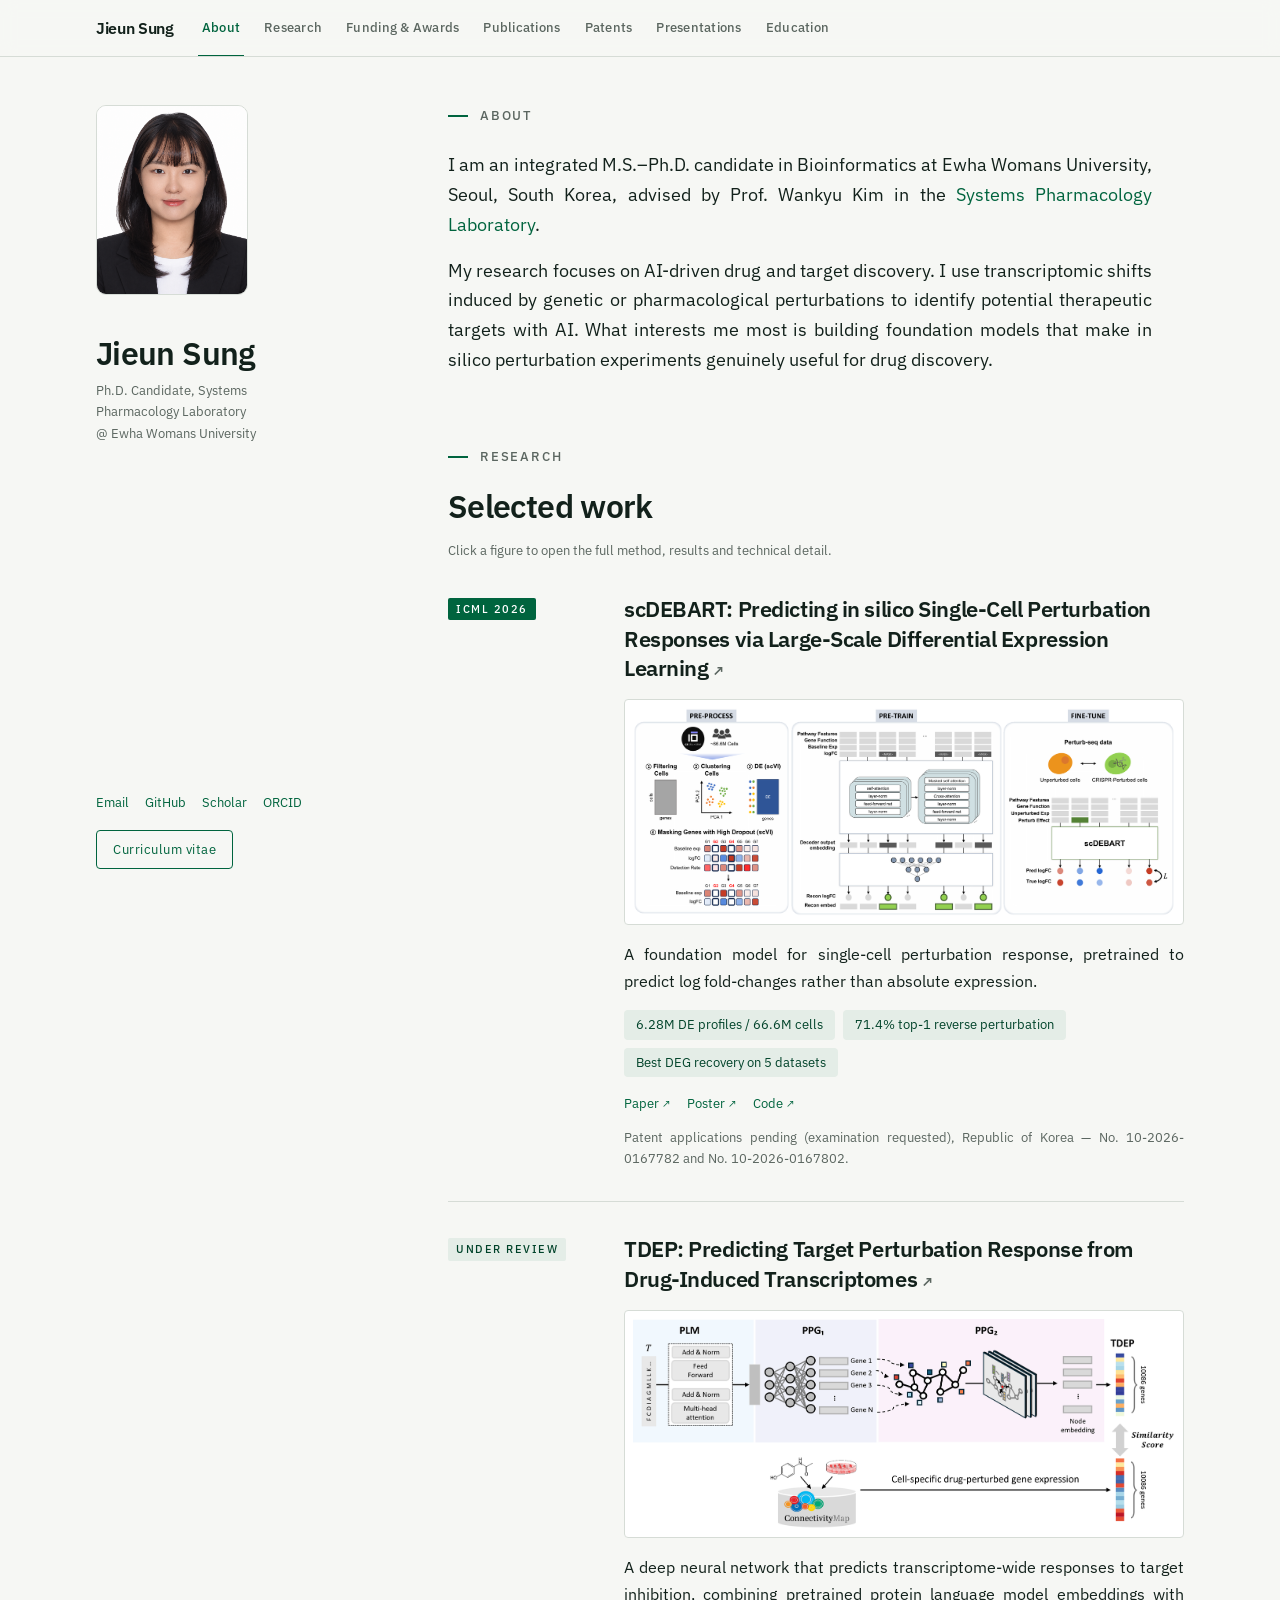
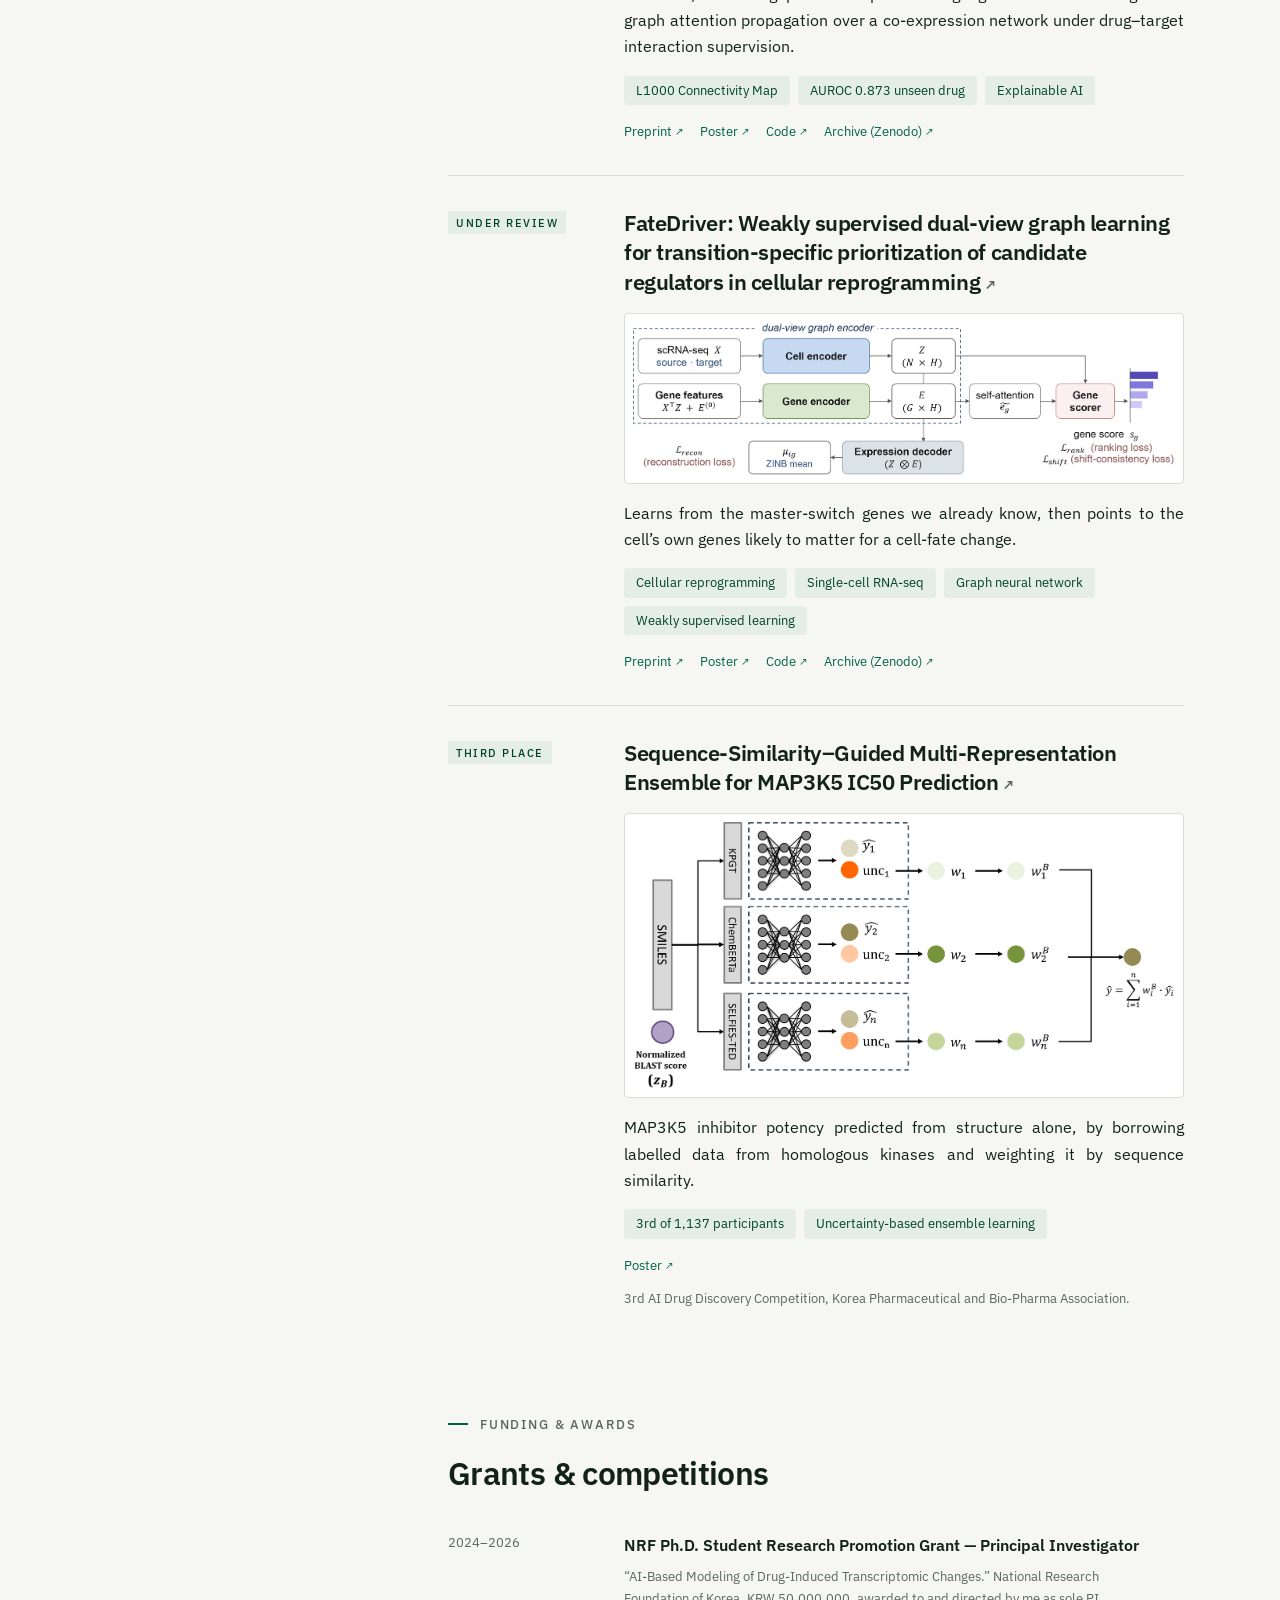
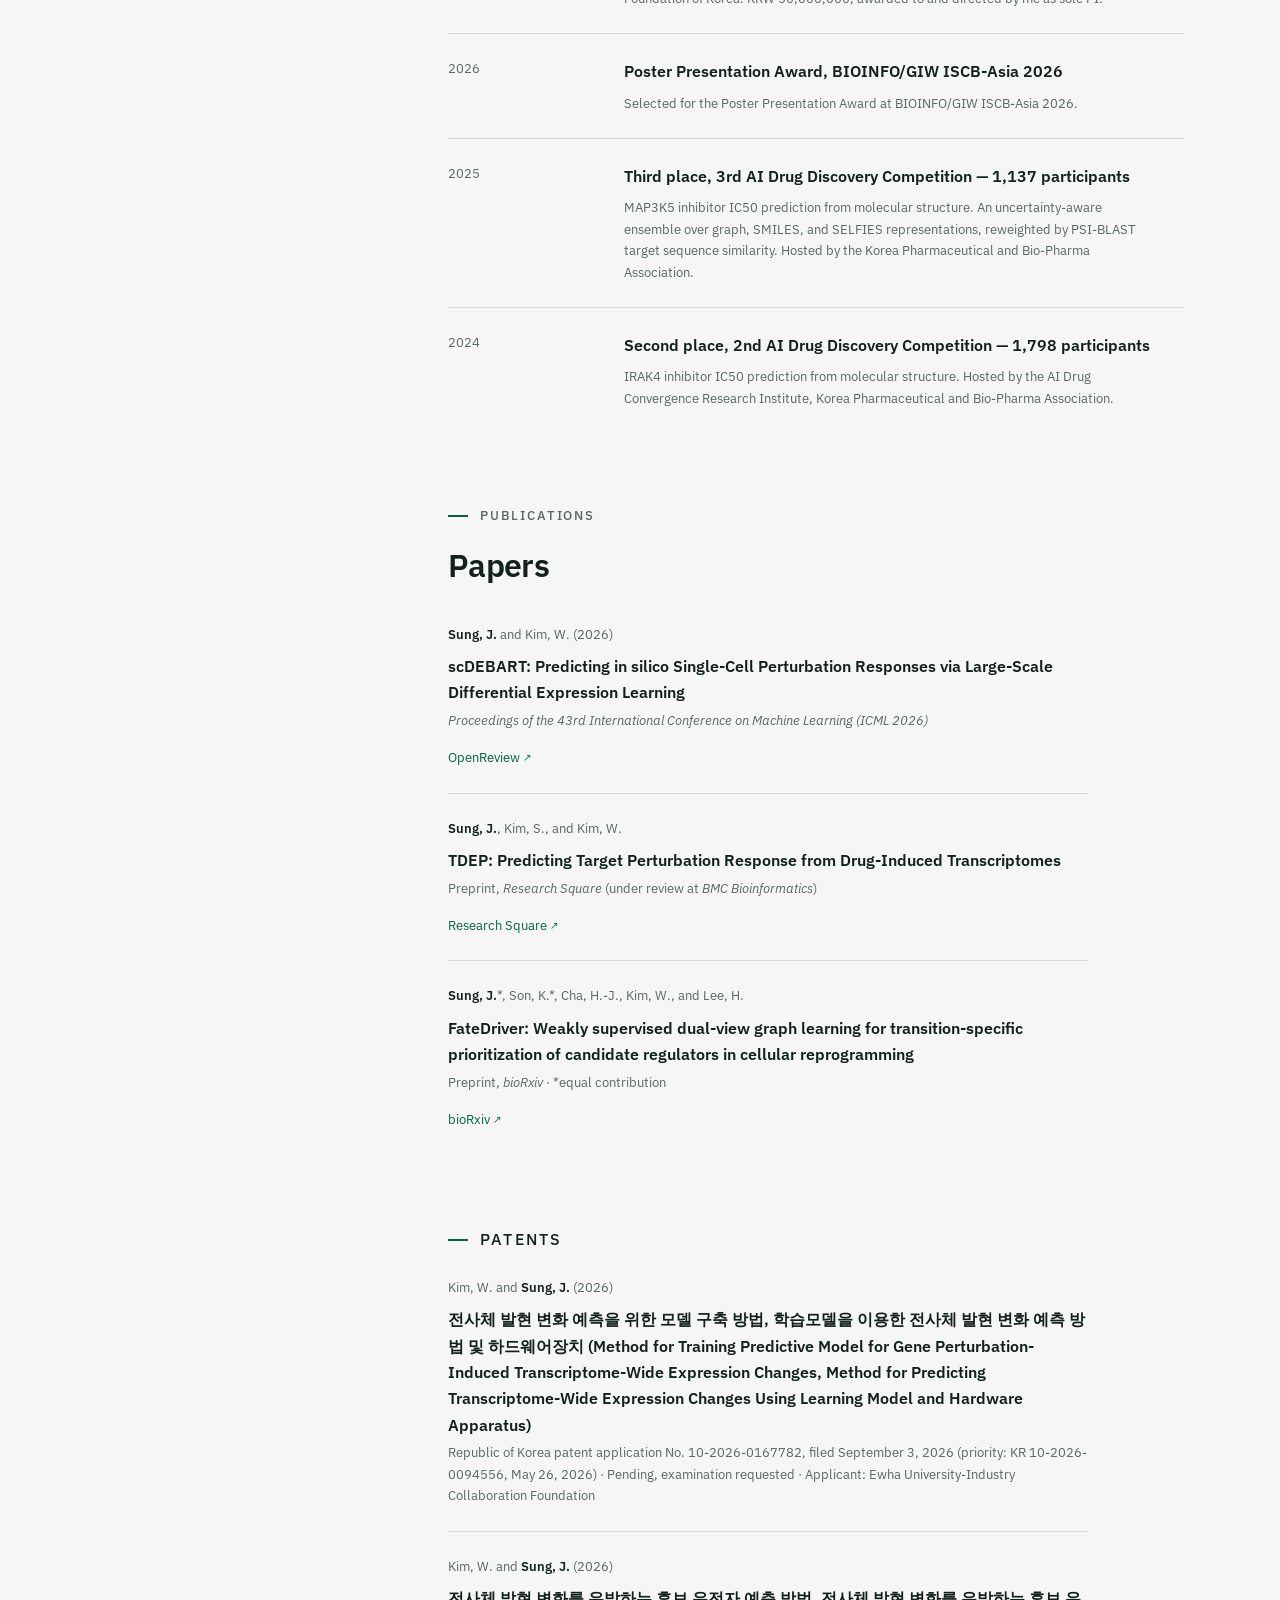
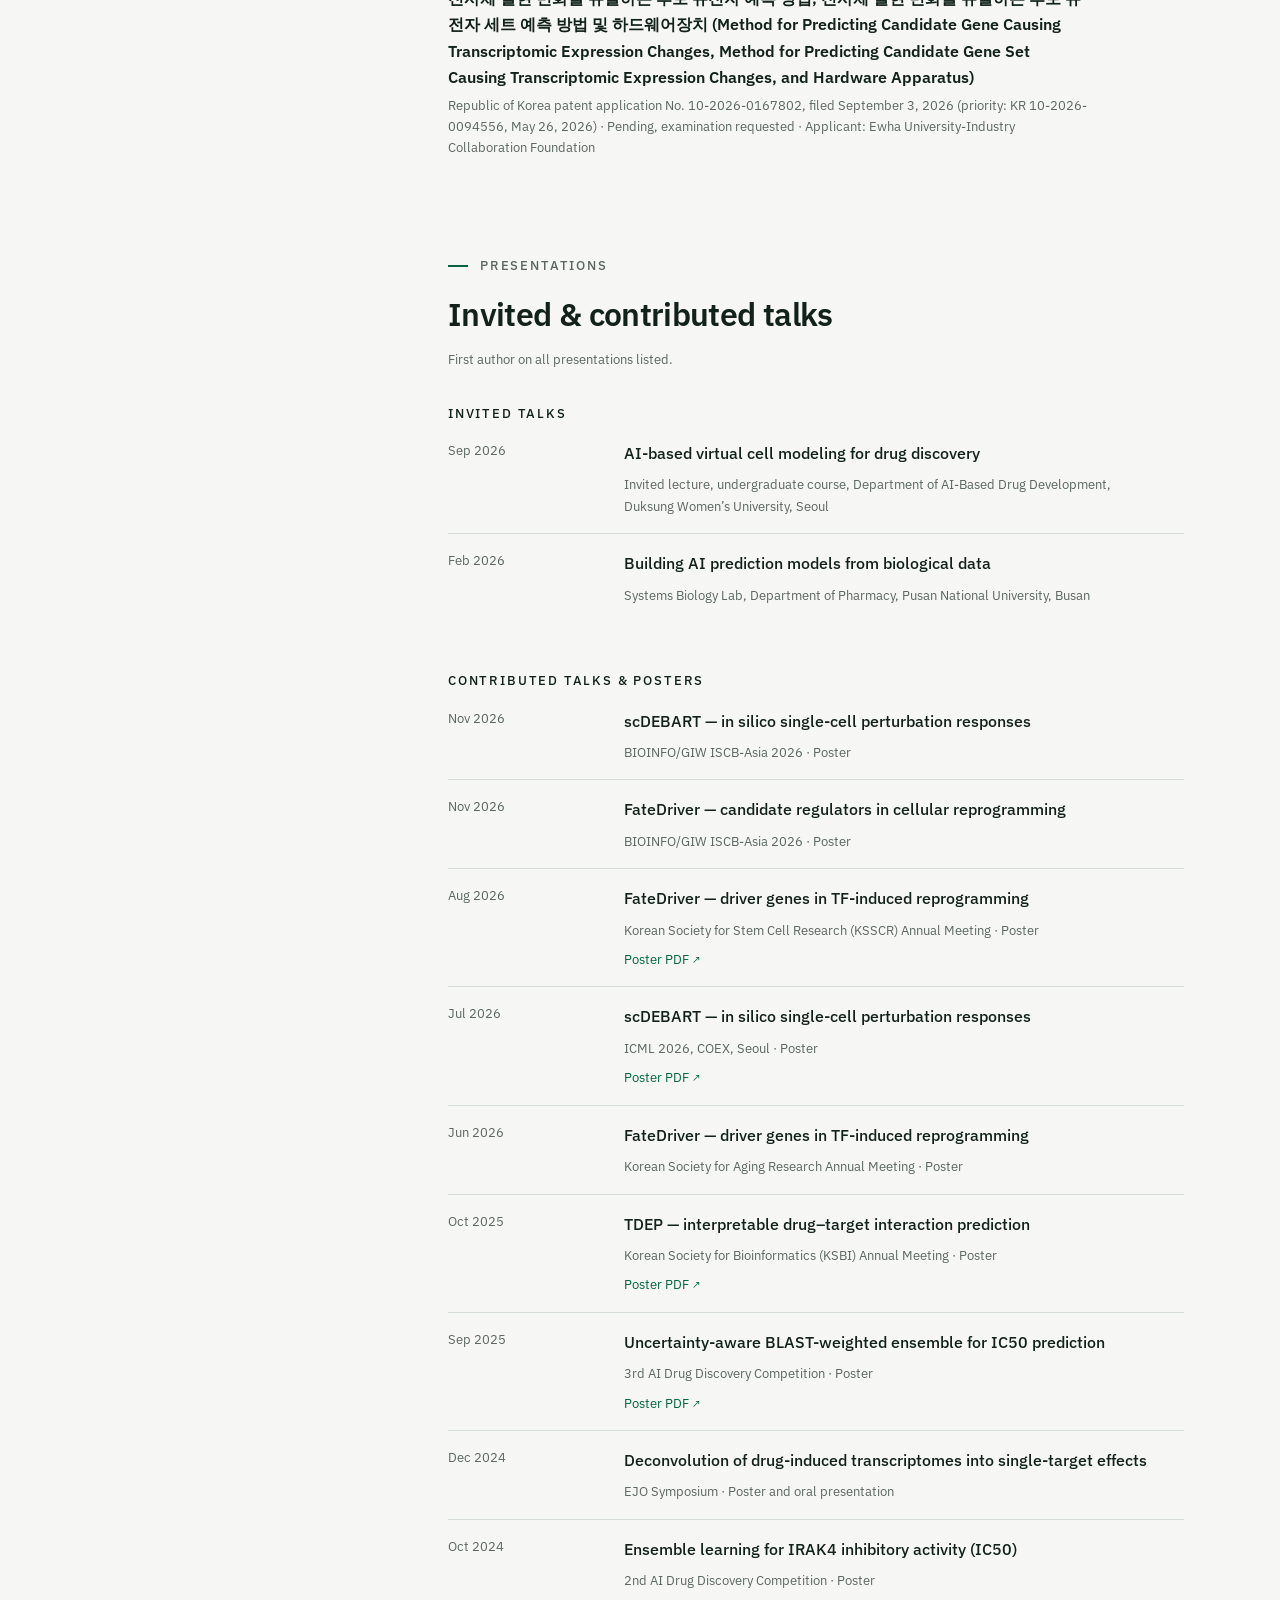
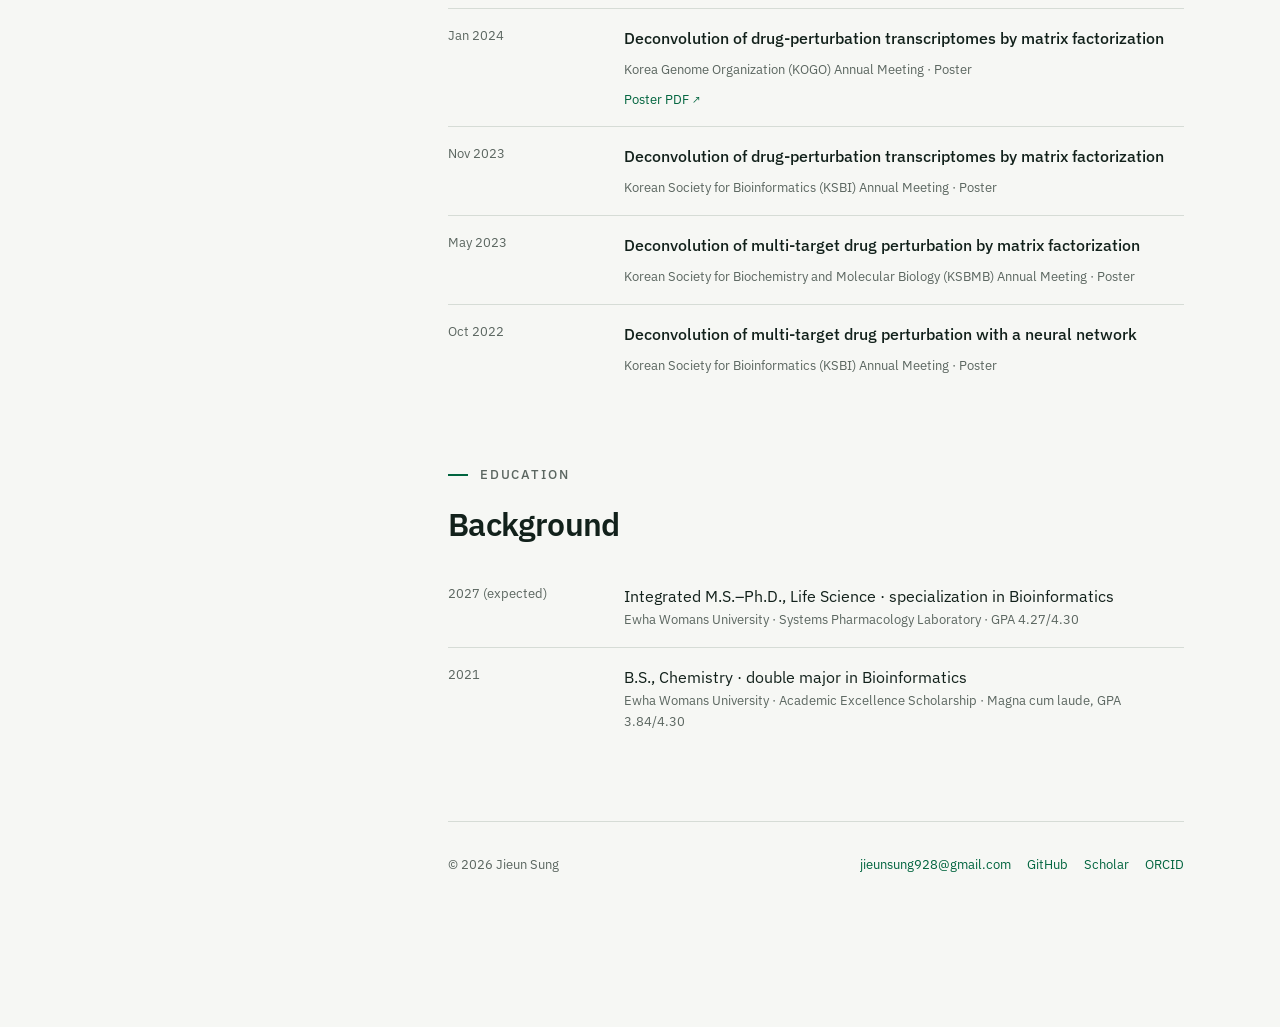
<file: index.html>
<!DOCTYPE html>
<html lang="en">
<head>
<meta charset="utf-8">
<meta name="viewport" content="width=device-width, initial-scale=1">
<title>Jieun Sung — Machine learning for single-cell perturbation</title>
<meta name="description" content="Jieun Sung, Ph.D. candidate at Ewha Womans University. Deep learning for single-cell perturbation biology and AI-driven drug discovery.">
<meta name="author" content="Jieun Sung">

<!-- Open Graph / Twitter: the card shown when the link is shared. -->
<meta property="og:type" content="profile">
<meta property="og:title" content="Jieun Sung">
<meta property="og:description" content="Deep learning for single-cell perturbation biology and AI-driven drug discovery.">
<meta property="og:url" content="https://jieun-sung.github.io/">
<meta property="og:image" content="https://jieun-sung.github.io/assets/img/og.png">
<meta property="og:image:width" content="1200">
<meta property="og:image:height" content="630">
<meta property="og:image:alt" content="Jieun Sung — Ph.D. Candidate, Systems Pharmacology Laboratory @ Ewha Womans University">
<meta name="twitter:card" content="summary_large_image">
<link rel="canonical" href="https://jieun-sung.github.io/">

<link rel="icon" href="assets/img/favicon.svg?v=2" type="image/svg+xml">

<link rel="preconnect" href="https://fonts.googleapis.com">
<link rel="preconnect" href="https://fonts.gstatic.com" crossorigin>
<link href="https://fonts.googleapis.com/css2?family=IBM+Plex+Sans:ital,wght@0,400;0,500;0,600;1,400;1,500&display=swap" rel="stylesheet">

<link rel="stylesheet" href="assets/css/tokens.css">
<link rel="stylesheet" href="assets/css/style.css">
</head>

<body>
<a class="skip-link" href="#main">Skip to content</a>

<!-- ================= TOP TAB BAR ================= -->
<div class="topbar">
  <div class="topbar__inner">
    <a class="topbar__brand" href="#about">Jieun&nbsp;Sung</a>
    <nav class="nav" aria-label="Sections">
      <a class="nav__item" href="#about">About</a>
      <a class="nav__item" href="#research">Research</a>
      <a class="nav__item" href="#funding">Funding &amp; Awards</a>
      <a class="nav__item" href="#publications">Publications</a>
      <a class="nav__item" href="#patents">Patents</a>
      <a class="nav__item" href="#presentations">Presentations</a>
      <a class="nav__item" href="#education">Education</a>
    </nav>
  </div>
</div>

<div class="shell">

  <!-- ================= RAIL ================= -->
  <header class="rail">
    <img class="portrait" src="assets/img/portrait_2.png"
         alt="Jieun Sung" width="1086" height="1448">

    <div>
      <h1 class="rail__name">Jieun Sung</h1>
      <p class="rail__role">
        Ph.D. Candidate, Systems Pharmacology Laboratory<br>
        @ Ewha Womans University
      </p>
    </div>

    <div class="rail__spacer">
      <ul class="rail__links">
        <li><a href="mailto:jieunsung928@gmail.com">Email</a></li>
        <li><a href="https://github.com/Jieun-Sung">GitHub</a></li>
        <li><a href="https://scholar.google.com/citations?user=XLt997sAAAAJ">Scholar</a></li>
        <li><a href="https://orcid.org/0009-0007-5845-3423">ORCID</a></li>
      </ul>
      <a class="button" href="assets/cv/Jieun-Sung-CV.pdf">Curriculum vitae</a>
    </div>
  </header>

  <!-- ================= MAIN ================= -->
  <main class="main" id="main">

    <!-- ---------- About (landing) ---------- -->
    <section class="hero" id="about">
      <p class="eyebrow">About</p>
      <div class="prose hero__prose">
        <p>
          I am an integrated M.S.&ndash;Ph.D. candidate in Bioinformatics at Ewha
          Womans University, Seoul, South Korea, advised by Prof. Wankyu Kim in
          the <a href="https://cmsfox.ewha.ac.kr/syspharm/index.do">Systems
          Pharmacology Laboratory</a>.
        </p>
        <p>
          My research focuses on AI-driven drug and target discovery. I use
          transcriptomic shifts induced by genetic or pharmacological
          perturbations to identify potential therapeutic targets with AI. What
          interests me most is building foundation models that make in silico
          perturbation experiments genuinely useful for drug discovery.
        </p>
      </div>
    </section>

    <!-- ---------- Research ---------- -->
    <section class="section" id="research">
      <div class="section__head">
        <p class="eyebrow">Research</p>
        <h2 class="section__title">Selected work</h2>
        <p class="section__note">
          Click a figure to open the full method, results and technical detail.
        </p>
      </div>

      <article class="entry">
        <div class="entry__meta">
          <span class="status status--published">ICML 2026</span>
        </div>
        <div class="entry__body">
          <h3 class="entry__title"><a href="work/scdebart.html" target="_blank" rel="noopener">scDEBART: Predicting in silico Single-Cell Perturbation Responses via Large-Scale Differential Expression Learning</a></h3>
          <a class="entry__thumb" href="work/scdebart.html" target="_blank" rel="noopener"
             aria-label="scDEBART — open the full write-up">
            <img src="assets/img/thumbs/scdebart.png" alt="scDEBART architecture and benchmark results"
                 width="1386" height="533" loading="lazy">
          </a>
          <p class="entry__lede">
            A foundation model for single-cell perturbation response, pretrained
            to predict log fold-changes rather than absolute expression.
          </p>
          <ul class="metrics">
            <li>6.28M DE profiles / 66.6M cells</li>
            <li>71.4% top-1 reverse perturbation</li>
            <li>Best DEG recovery on 5 datasets</li>
          </ul>
          <ul class="linkrow">
            <li><a href="https://openreview.net/forum?id=pJyidZg93y">Paper</a></li>
            <li><a href="assets/posters/2026-07-icml-scdebart.pdf">Poster</a></li>
            <!-- TODO: confirm the public repo name before launch -->
            <li><a href="https://github.com/Jieun-Sung/scDEBART">Code</a></li>
          </ul>
          <p class="entry__note">
            Patent applications pending (examination requested), Republic of Korea &mdash;
            No. 10-2026-0167782 and No. 10-2026-0167802.
          </p>
        </div>
      </article>

      <article class="entry">
        <div class="entry__meta">
          <span class="status status--review">Under review</span>
        </div>
        <div class="entry__body">
          <h3 class="entry__title"><a href="work/tdep.html" target="_blank" rel="noopener">TDEP: Predicting Target Perturbation Response from Drug-Induced Transcriptomes</a></h3>
          <a class="entry__thumb" href="work/tdep.html" target="_blank" rel="noopener"
             aria-label="TDEP — open the full write-up">
            <img src="assets/img/thumbs/tdep.png" alt="TDEP model architecture and evaluation"
                 width="1375" height="534" loading="lazy">
          </a>
          <p class="entry__lede">
            A deep neural network that predicts transcriptome-wide responses to
            target inhibition, combining pretrained protein language model
            embeddings with graph attention propagation over a co-expression
            network under drug&ndash;target interaction supervision.
          </p>
          <ul class="metrics">
            <li>L1000 Connectivity Map</li>
            <li>AUROC 0.873 unseen drug</li>
            <li>Explainable AI</li>
          </ul>
          <ul class="linkrow">
            <li><a href="https://www.researchsquare.com/article/rs-10699182/v1">Preprint</a></li>
            <li><a href="assets/posters/2025-10-ksbi-tdep.pdf">Poster</a></li>
            <li><a href="https://github.com/Jieun-Sung/TDEP">Code</a></li>
            <li><a href="https://doi.org/10.5281/zenodo.21617259">Archive (Zenodo)</a></li>
          </ul>
        </div>
      </article>

      <article class="entry">
        <div class="entry__meta">
          <span class="status status--review">Under review</span>
        </div>
        <div class="entry__body">
          <h3 class="entry__title"><a href="work/fatedriver.html" target="_blank" rel="noopener">FateDriver: Weakly supervised dual-view graph learning for transition-specific prioritization of candidate regulators in cellular reprogramming</a></h3>
          <a class="entry__thumb" href="work/fatedriver.html" target="_blank" rel="noopener"
             aria-label="FateDriver — open the full write-up">
            <img src="assets/img/thumbs/fatedriver.png" alt="FateDriver dual-view graph encoder"
                 width="1387" height="391" loading="lazy">
          </a>
          <p class="entry__lede">
            Learns from the master-switch genes we already know, then points
            to the cell&rsquo;s own genes likely to matter for a cell-fate change.
          </p>
          <ul class="metrics">
            <li>Cellular reprogramming</li>
            <li>Single-cell RNA-seq</li>
            <li>Graph neural network</li>
            <li>Weakly supervised learning</li>
          </ul>
          <ul class="linkrow">
            <li><a href="https://www.biorxiv.org/content/10.64898/2026.10.27.762150v1">Preprint</a></li>
            <li><a href="assets/posters/2026-08-ksscr-fatedriver.pdf">Poster</a></li>
            <li><a href="https://github.com/Jieun-Sung/FateDriver">Code</a></li>
            <li><a href="https://doi.org/10.5281/zenodo.21771206">Archive (Zenodo)</a></li>
          </ul>
        </div>
      </article>

      <article class="entry">
        <div class="entry__meta">
          <span class="status status--award">Third place</span>
        </div>
        <div class="entry__body">
          <h3 class="entry__title"><a href="work/ic50-ensemble.html" target="_blank" rel="noopener">Sequence-Similarity&ndash;Guided Multi-Representation Ensemble for MAP3K5 IC50 Prediction</a></h3>
          <a class="entry__thumb" href="work/ic50-ensemble.html" target="_blank" rel="noopener"
             aria-label="Sequence-similarity-guided IC50 ensemble — open the full write-up">
            <img src="assets/img/thumbs/ic50-ensemble.png" alt="Uncertainty-aware BLAST-weighted ensemble for IC50 prediction"
                 width="1345" height="663" loading="lazy">
          </a>
          <p class="entry__lede">
            MAP3K5 inhibitor potency predicted from structure alone, by
            borrowing labelled data from homologous kinases and weighting it by
            sequence similarity.
          </p>
          <ul class="metrics">
            <li>3rd of 1,137 participants</li>
            <li>Uncertainty-based ensemble learning</li>
          </ul>
          <ul class="linkrow">
            <li><a href="assets/posters/2025-10-dacon-ic50.pdf">Poster</a></li>
          </ul>
          <p class="entry__note">
            3rd AI Drug Discovery Competition, Korea Pharmaceutical and
            Bio-Pharma Association.
          </p>
        </div>
      </article>
    </section>

    <!-- ---------- Funding & Awards ---------- -->
    <section class="section" id="funding">
      <div class="section__head">
        <p class="eyebrow">Funding &amp; Awards</p>
        <h2 class="section__title">Grants &amp; competitions</h2>
      </div>

      <ul>
        <li class="record">
          <p class="record__when">2024&ndash;2026</p>
          <div>
            <p class="record__title">
              NRF Ph.D. Student Research Promotion Grant &mdash; Principal Investigator
            </p>
            <p class="record__detail">
              &ldquo;AI-Based Modeling of Drug-Induced Transcriptomic Changes.&rdquo;
              National Research Foundation of Korea. KRW 50,000,000, awarded to and
              directed by me as sole PI.
            </p>
          </div>
        </li>

        <li class="record">
          <p class="record__when">2026</p>
          <div>
            <p class="record__title">
              Poster Presentation Award, BIOINFO/GIW ISCB-Asia 2026
            </p>
            <p class="record__detail">
              Selected for the Poster Presentation Award at BIOINFO/GIW ISCB-Asia
              2026.
            </p>
          </div>
        </li>

        <li class="record">
          <p class="record__when">2025</p>
          <div>
            <p class="record__title">
              Third place, 3rd AI Drug Discovery Competition &mdash; 1,137 participants
            </p>
            <p class="record__detail">
              MAP3K5 inhibitor IC50 prediction from molecular structure. An
              uncertainty-aware ensemble over graph, SMILES, and SELFIES
              representations, reweighted by PSI-BLAST target sequence similarity.
              Hosted by the Korea Pharmaceutical and Bio-Pharma Association.
            </p>
          </div>
        </li>

        <li class="record">
          <p class="record__when">2024</p>
          <div>
            <p class="record__title">
              Second place, 2nd AI Drug Discovery Competition &mdash; 1,798 participants
            </p>
            <p class="record__detail">
              IRAK4 inhibitor IC50 prediction from molecular structure. Hosted by the
              AI Drug Convergence Research Institute, Korea Pharmaceutical and
              Bio-Pharma Association.
            </p>
          </div>
        </li>
      </ul>
    </section>

    <!-- ---------- Publications ---------- -->
    <section class="section" id="publications">
      <div class="section__head">
        <p class="eyebrow">Publications</p>
        <h2 class="section__title">Papers</h2>
      </div>

      <ul>
        <li class="pub">
          <p class="pub__authors"><strong>Sung, J.</strong> and Kim, W. (2026)</p>
          <p class="pub__title">
            scDEBART: Predicting in silico Single-Cell Perturbation Responses via
            Large-Scale Differential Expression Learning
          </p>
          <p class="pub__venue">
            <em>Proceedings of the 43rd International Conference on Machine Learning
            (ICML 2026)</em>
          </p>
          <ul class="linkrow">
            <li><a href="https://openreview.net/forum?id=pJyidZg93y">OpenReview</a></li>
          </ul>
        </li>

        <li class="pub">
          <p class="pub__authors"><strong>Sung, J.</strong>, Kim, S., and Kim, W.</p>
          <p class="pub__title">
            TDEP: Predicting Target Perturbation Response from Drug-Induced
            Transcriptomes
          </p>
          <p class="pub__venue">
            Preprint, <em>Research Square</em> (under review at <em>BMC Bioinformatics</em>)
          </p>
          <ul class="linkrow">
            <li><a href="https://www.researchsquare.com/article/rs-10699182/v1">Research Square</a></li>
          </ul>
        </li>

        <li class="pub">
          <p class="pub__authors">
            <strong>Sung, J.</strong>*, Son, K.*, Cha, H.-J., Kim, W., and Lee, H.
          </p>
          <p class="pub__title">
            FateDriver: Weakly supervised dual-view graph learning for
            transition-specific prioritization of candidate regulators in
            cellular reprogramming
          </p>
          <p class="pub__venue">Preprint, <em>bioRxiv</em> &middot; *equal contribution</p>
          <ul class="linkrow">
            <li><a href="https://www.biorxiv.org/content/10.64898/2026.10.27.762150v1">bioRxiv</a></li>
          </ul>
        </li>
      </ul>
    </section>

    <!-- ---------- Patents ---------- -->
    <section class="section" id="patents">
      <div class="section__head section__head--bare">
        <h2 class="eyebrow eyebrow--head">Patents</h2>
      </div>

      <ul>
        <li class="pub">
          <p class="pub__authors">Kim, W. and <strong>Sung, J.</strong> (2026)</p>
          <p class="pub__title">
            <span lang="ko">전사체 발현 변화 예측을 위한 모델 구축 방법, 학습모델을 이용한 전사체 발현 변화 예측 방법 및 하드웨어장치</span>
            (Method for Training Predictive Model for Gene Perturbation-Induced Transcriptome-Wide Expression Changes, Method for Predicting Transcriptome-Wide Expression Changes Using Learning Model and Hardware Apparatus)
          </p>
          <p class="pub__venue">
            Republic of Korea patent application No. 10-2026-0167782,
            filed September 3, 2026 (priority: KR 10-2026-0094556, May 26, 2026)
            &middot; Pending, examination requested
            &middot; Applicant: Ewha University-Industry Collaboration Foundation
          </p>
        </li>
        <li class="pub">
          <p class="pub__authors">Kim, W. and <strong>Sung, J.</strong> (2026)</p>
          <p class="pub__title">
            <span lang="ko">전사체 발현 변화를 유발하는 후보 유전자 예측 방법, 전사체 발현 변화를 유발하는 후보 유전자 세트 예측 방법 및 하드웨어장치</span>
            (Method for Predicting Candidate Gene Causing Transcriptomic Expression Changes, Method for Predicting Candidate Gene Set Causing Transcriptomic Expression Changes, and Hardware Apparatus)
          </p>
          <p class="pub__venue">
            Republic of Korea patent application No. 10-2026-0167802,
            filed September 3, 2026 (priority: KR 10-2026-0094556, May 26, 2026)
            &middot; Pending, examination requested
            &middot; Applicant: Ewha University-Industry Collaboration Foundation
          </p>
        </li>
      </ul>
    </section>

    <!-- ---------- Presentations ---------- -->
    <section class="section" id="presentations">
      <div class="section__head">
        <p class="eyebrow">Presentations</p>
        <h2 class="section__title">Invited &amp; contributed talks</h2>
        <p class="section__note">First author on all presentations listed.</p>
      </div>

      <h3 class="subhead">Invited talks</h3>
      <ul>
        <li class="record record--tight">
          <p class="record__when">Sep 2026</p>
          <div>
            <p class="record__title">AI-based virtual cell modeling for drug discovery</p>
            <p class="record__detail">
              Invited lecture, undergraduate course, Department of AI-Based Drug Development,
              Duksung Women&rsquo;s University, Seoul
            </p>
          </div>
        </li>
        <li class="record record--tight">
          <p class="record__when">Feb 2026</p>
          <div>
            <p class="record__title">Building AI prediction models from biological data</p>
            <p class="record__detail">
              Systems Biology Lab, Department of Pharmacy, Pusan National University,
              Busan
            </p>
          </div>
        </li>
      </ul>

      <h3 class="subhead">Contributed talks &amp; posters</h3>
      <ul>
        <li class="record record--tight">
          <p class="record__when">Nov 2026</p>
          <div>
            <p class="record__title">scDEBART &mdash; in silico single-cell perturbation responses</p>
            <p class="record__detail">BIOINFO/GIW ISCB-Asia 2026 &middot; Poster</p>
          </div>
        </li>
        <li class="record record--tight">
          <p class="record__when">Nov 2026</p>
          <div>
            <p class="record__title">FateDriver &mdash; candidate regulators in cellular reprogramming</p>
            <p class="record__detail">BIOINFO/GIW ISCB-Asia 2026 &middot; Poster</p>
          </div>
        </li>
        <li class="record record--tight">
          <p class="record__when">Aug 2026</p>
          <div>
            <p class="record__title">FateDriver &mdash; driver genes in TF-induced reprogramming</p>
            <p class="record__detail">Korean Society for Stem Cell Research (KSSCR) Annual Meeting &middot; Poster</p>
            <ul class="linkrow">
              <li><a href="assets/posters/2026-08-ksscr-fatedriver.pdf">Poster PDF</a></li>
            </ul>
          </div>
        </li>
        <li class="record record--tight">
          <p class="record__when">Jul 2026</p>
          <div>
            <p class="record__title">scDEBART &mdash; in silico single-cell perturbation responses</p>
            <p class="record__detail">ICML 2026, COEX, Seoul &middot; Poster</p>
            <ul class="linkrow">
              <li><a href="assets/posters/2026-07-icml-scdebart.pdf">Poster PDF</a></li>
            </ul>
          </div>
        </li>
        <li class="record record--tight">
          <p class="record__when">Jun 2026</p>
          <div>
            <p class="record__title">FateDriver &mdash; driver genes in TF-induced reprogramming</p>
            <p class="record__detail">Korean Society for Aging Research Annual Meeting &middot; Poster</p>
          </div>
        </li>
        <li class="record record--tight">
          <p class="record__when">Oct 2025</p>
          <div>
            <p class="record__title">TDEP &mdash; interpretable drug&ndash;target interaction prediction</p>
            <p class="record__detail">Korean Society for Bioinformatics (KSBI) Annual Meeting &middot; Poster</p>
            <ul class="linkrow">
              <li><a href="assets/posters/2025-10-ksbi-tdep.pdf">Poster PDF</a></li>
            </ul>
          </div>
        </li>
        <li class="record record--tight">
          <p class="record__when">Sep 2025</p>
          <div>
            <p class="record__title">Uncertainty-aware BLAST-weighted ensemble for IC50 prediction</p>
            <p class="record__detail">3rd AI Drug Discovery Competition &middot; Poster</p>
            <ul class="linkrow">
              <li><a href="assets/posters/2025-10-dacon-ic50.pdf">Poster PDF</a></li>
            </ul>
          </div>
        </li>
        <li class="record record--tight">
          <p class="record__when">Dec 2024</p>
          <div>
            <p class="record__title">Deconvolution of drug-induced transcriptomes into single-target effects</p>
            <p class="record__detail">EJO Symposium &middot; Poster and oral presentation</p>
          </div>
        </li>
        <li class="record record--tight">
          <p class="record__when">Oct 2024</p>
          <div>
            <p class="record__title">Ensemble learning for IRAK4 inhibitory activity (IC50)</p>
            <p class="record__detail">2nd AI Drug Discovery Competition &middot; Poster</p>
          </div>
        </li>
        <li class="record record--tight">
          <p class="record__when">Jan 2024</p>
          <div>
            <p class="record__title">Deconvolution of drug-perturbation transcriptomes by matrix factorization</p>
            <p class="record__detail">Korea Genome Organization (KOGO) Annual Meeting &middot; Poster</p>
            <ul class="linkrow">
              <li><a href="assets/posters/2024-01-kogo-tdem.pdf">Poster PDF</a></li>
            </ul>
          </div>
        </li>
        <li class="record record--tight">
          <p class="record__when">Nov 2023</p>
          <div>
            <p class="record__title">Deconvolution of drug-perturbation transcriptomes by matrix factorization</p>
            <p class="record__detail">Korean Society for Bioinformatics (KSBI) Annual Meeting &middot; Poster</p>
          </div>
        </li>
        <li class="record record--tight">
          <p class="record__when">May 2023</p>
          <div>
            <p class="record__title">Deconvolution of multi-target drug perturbation by matrix factorization</p>
            <p class="record__detail">Korean Society for Biochemistry and Molecular Biology (KSBMB) Annual Meeting &middot; Poster</p>
          </div>
        </li>
        <li class="record record--tight">
          <p class="record__when">Oct 2022</p>
          <div>
            <p class="record__title">Deconvolution of multi-target drug perturbation with a neural network</p>
            <p class="record__detail">Korean Society for Bioinformatics (KSBI) Annual Meeting &middot; Poster</p>
          </div>
        </li>
      </ul>
    </section>

    <!-- ---------- Education ---------- -->
    <section class="section" id="education">
      <div class="section__head">
        <p class="eyebrow">Education</p>
        <h2 class="section__title">Background</h2>
      </div>

      <dl class="deflist deflist--flush">
        <div>
          <dt>2027 (expected)</dt>
          <dd>
            Integrated M.S.&ndash;Ph.D., Life Science &middot; specialization in Bioinformatics
            <span>Ewha Womans University &middot; Systems Pharmacology Laboratory &middot; GPA 4.27/4.30</span>
          </dd>
        </div>
        <div>
          <dt>2021</dt>
          <dd>
            B.S., Chemistry &middot; double major in Bioinformatics
            <span>Ewha Womans University &middot; Academic Excellence Scholarship &middot; Magna cum laude, GPA 3.84/4.30</span>
          </dd>
        </div>
      </dl>
    </section>

    <footer class="footer">
      <p>&copy; <span id="year">2026</span> Jieun Sung</p>
      <ul>
        <li><a href="mailto:jieunsung928@gmail.com">jieunsung928@gmail.com</a></li>
        <li><a href="https://github.com/Jieun-Sung">GitHub</a></li>
        <li><a href="https://scholar.google.com/citations?user=XLt997sAAAAJ">Scholar</a></li>
        <li><a href="https://orcid.org/0009-0007-5845-3423">ORCID</a></li>
      </ul>
    </footer>

  </main>
</div>

<script src="assets/js/main.js"></script>
</body>
</html>
</file>
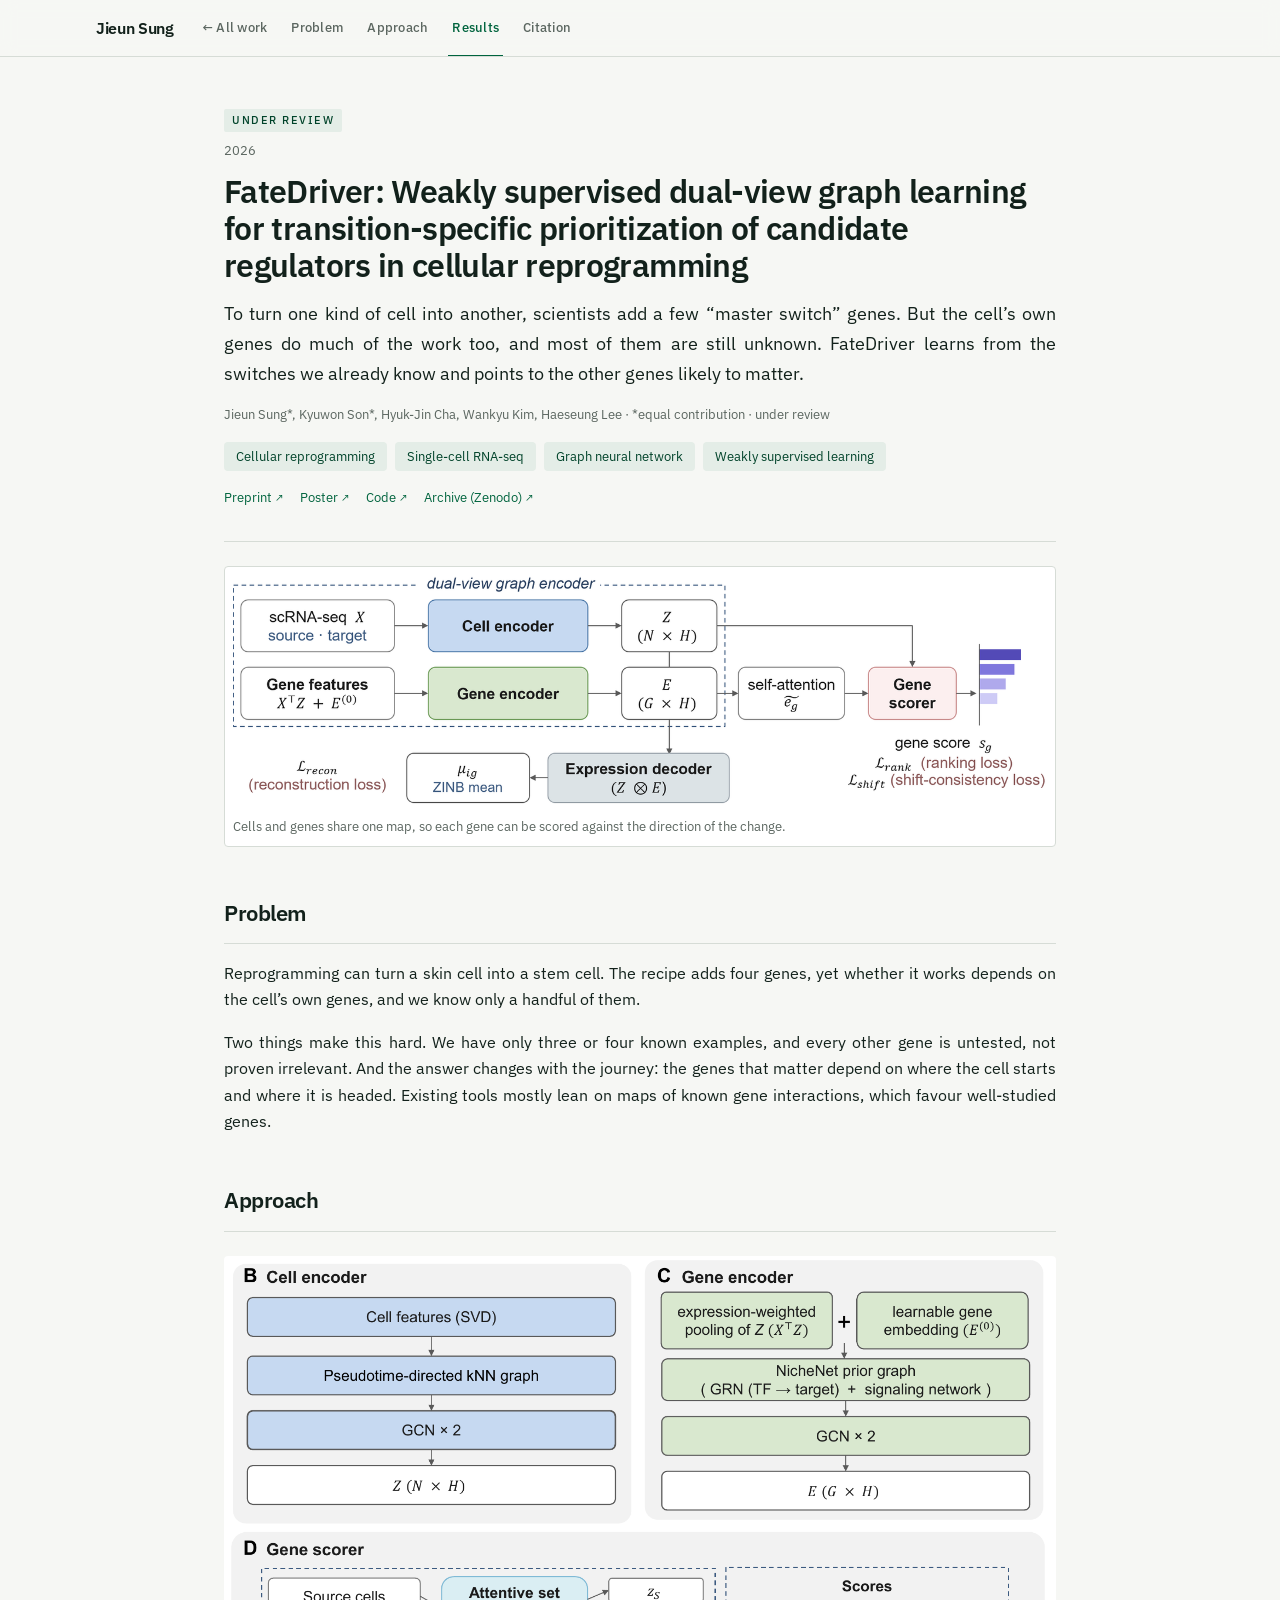
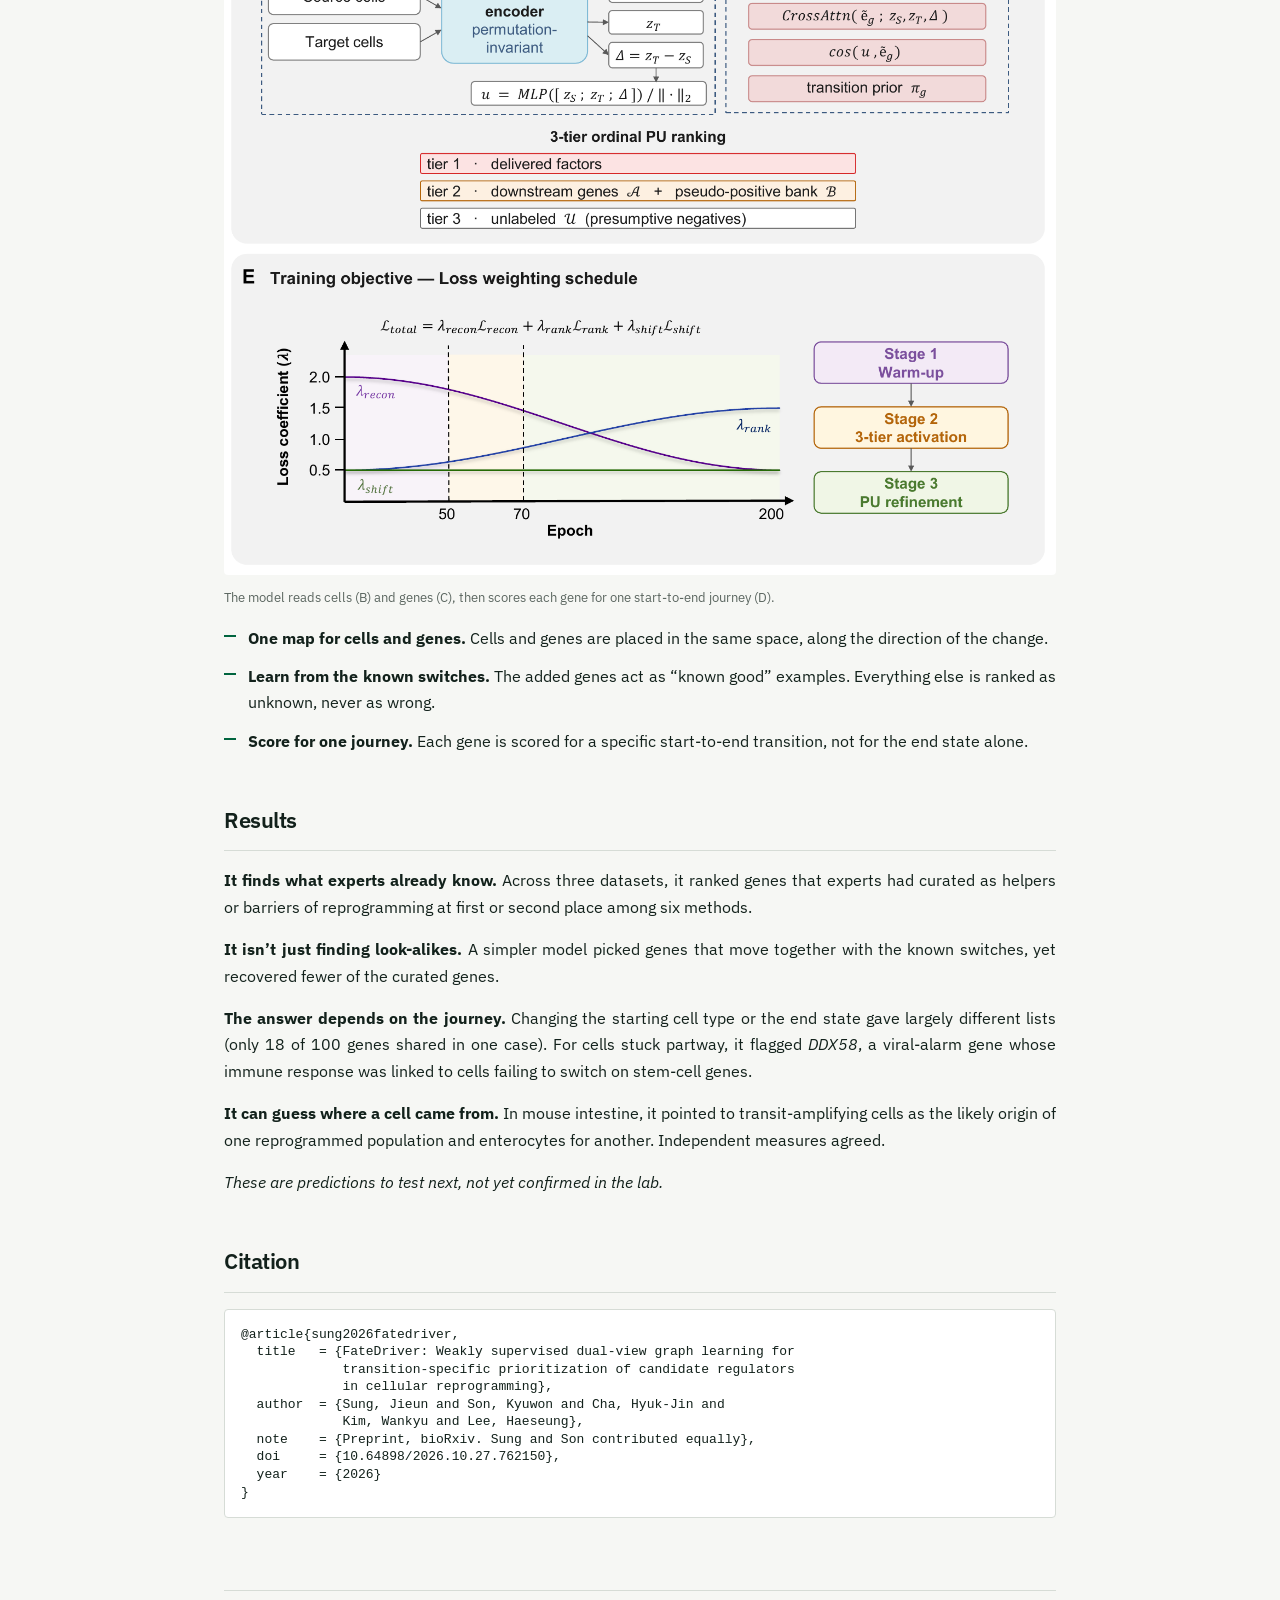
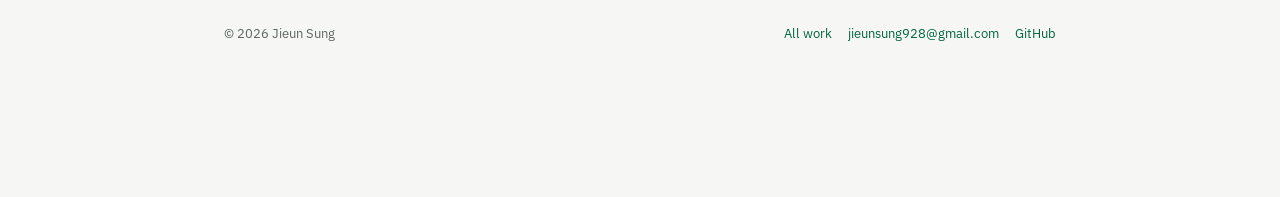
<file: work/fatedriver.html>
<!DOCTYPE html>
<html lang="en">
<head>
<meta charset="utf-8">
<meta name="viewport" content="width=device-width, initial-scale=1">
<title>FateDriver — Jieun Sung</title>
<meta name="description" content="FateDriver: a graph neural network that learns from the known master-switch genes of cellular reprogramming and ranks the cell's own candidate regulators.">
<meta name="author" content="Jieun Sung">
<link rel="canonical" href="https://jieun-sung.github.io/work/fatedriver.html">

<link rel="icon" href="../assets/img/favicon.svg" type="image/svg+xml">

<link rel="preconnect" href="https://fonts.googleapis.com">
<link rel="preconnect" href="https://fonts.gstatic.com" crossorigin>
<link href="https://fonts.googleapis.com/css2?family=IBM+Plex+Sans:ital,wght@0,400;0,500;0,600;1,400;1,500&display=swap" rel="stylesheet">

<link rel="stylesheet" href="../assets/css/tokens.css">
<link rel="stylesheet" href="../assets/css/style.css">
</head>

<body>
<a class="skip-link" href="#main">Skip to content</a>

<div class="topbar">
  <div class="topbar__inner">
    <a class="topbar__brand" href="../index.html">Jieun&nbsp;Sung</a>
    <nav class="nav" aria-label="Sections">
      <a class="nav__item" href="../index.html#research">&larr;&nbsp;All work</a>
      <a class="nav__item" href="#problem">Problem</a>
      <a class="nav__item" href="#approach">Approach</a>
      <a class="nav__item" href="#results">Results</a>
      <a class="nav__item" href="#cite">Citation</a>
    </nav>
  </div>
</div>

<div class="shell shell--single">
  <main class="main detail" id="main">

    <header class="detail__head">
      <div class="entry__meta">
        <span class="status status--review">Under review</span>
        <span class="entry__year">2026</span>
      </div>
      <h1 class="detail__title">FateDriver: Weakly supervised dual-view graph learning for transition-specific prioritization of candidate regulators in cellular reprogramming</h1>
      <p class="detail__lede">To turn one kind of cell into another, scientists add a few &ldquo;master switch&rdquo; genes. But the cell&rsquo;s own genes do much of the work too, and most of them are still unknown. FateDriver learns from the switches we already know and points to the other genes likely to matter.</p>
      <p class="detail__authors">Jieun Sung*, Kyuwon Son*, Hyuk-Jin Cha, Wankyu Kim, Haeseung Lee &middot; *equal contribution &middot; under review</p>
      <ul class="metrics">
        <li>Cellular reprogramming</li>
        <li>Single-cell RNA-seq</li>
        <li>Graph neural network</li>
        <li>Weakly supervised learning</li>
      </ul>
      <ul class="linkrow">
        <li><a href="https://www.biorxiv.org/content/10.64898/2026.10.27.762150v1">Preprint</a></li>
        <li><a href="../assets/posters/2026-08-ksscr-fatedriver.pdf">Poster</a></li>
        <li><a href="https://github.com/Jieun-Sung/FateDriver">Code</a></li>
        <li><a href="https://doi.org/10.5281/zenodo.21771206">Archive (Zenodo)</a></li>
      </ul>
    </header>

    <figure class="figure figure--hero">
      <img src="../assets/img/thumbs/fatedriver.png" alt="FateDriver dual-view graph encoder over cells and genes" width="1387" height="391">
      <figcaption>Cells and genes share one map, so each gene can be scored against the direction of the change.</figcaption>
    </figure>

    <section class="section detail__section" id="problem">
      <h2>Problem</h2>
      <p>Reprogramming can turn a skin cell into a stem cell. The recipe adds four genes, yet whether it works depends on the cell&rsquo;s own genes, and we know only a handful of them.</p>
      <p>Two things make this hard. We have only three or four known examples, and every other gene is untested, not proven irrelevant. And the answer changes with the journey: the genes that matter depend on where the cell starts and where it is headed. Existing tools mostly lean on maps of known gene interactions, which favour well-studied genes.</p>
    </section>

    <section class="section detail__section" id="approach">
      <h2>Approach</h2>
      <figure class="figure">
        <img src="../assets/img/fatedriver-architecture.png" alt="FateDriver components: cell encoder, gene encoder, gene scorer, and the loss weighting schedule" width="1520" height="1680">
        <figcaption>The model reads cells (B) and genes (C), then scores each gene for one start-to-end journey (D).</figcaption>
      </figure>
      <ul class="bullets">
        <li><strong>One map for cells and genes.</strong> Cells and genes are placed in the same space, along the direction of the change.</li>
        <li><strong>Learn from the known switches.</strong> The added genes act as &ldquo;known good&rdquo; examples. Everything else is ranked as unknown, never as wrong.</li>
        <li><strong>Score for one journey.</strong> Each gene is scored for a specific start-to-end transition, not for the end state alone.</li>
      </ul>
    </section>

    <section class="section detail__section" id="results">
      <h2>Results</h2>
      <p><strong>It finds what experts already know.</strong> Across three datasets, it ranked genes that experts had curated as helpers or barriers of reprogramming at first or second place among six methods.</p>
      <p><strong>It isn&rsquo;t just finding look-alikes.</strong> A simpler model picked genes that move together with the known switches, yet recovered fewer of the curated genes.</p>
      <p><strong>The answer depends on the journey.</strong> Changing the starting cell type or the end state gave largely different lists (only 18 of 100 genes shared in one case). For cells stuck partway, it flagged <em>DDX58</em>, a viral-alarm gene whose immune response was linked to cells failing to switch on stem-cell genes.</p>
      <p><strong>It can guess where a cell came from.</strong> In mouse intestine, it pointed to transit-amplifying cells as the likely origin of one reprogrammed population and enterocytes for another. Independent measures agreed.</p>
      <p><em>These are predictions to test next, not yet confirmed in the lab.</em></p>
    </section>

    <section class="section detail__section" id="cite">
      <h2>Citation</h2>
      <pre class="code"><code>@article{sung2026fatedriver,
  title   = {FateDriver: Weakly supervised dual-view graph learning for
             transition-specific prioritization of candidate regulators
             in cellular reprogramming},
  author  = {Sung, Jieun and Son, Kyuwon and Cha, Hyuk-Jin and
             Kim, Wankyu and Lee, Haeseung},
  note    = {Preprint, bioRxiv. Sung and Son contributed equally},
  doi     = {10.64898/2026.10.27.762150},
  year    = {2026}
}</code></pre>
    </section>

    <footer class="footer">
      <p>&copy; <span id="year">2026</span> Jieun Sung</p>
      <ul>
        <li><a href="../index.html#research">All work</a></li>
        <li><a href="mailto:jieunsung928@gmail.com">jieunsung928@gmail.com</a></li>
        <li><a href="https://github.com/Jieun-Sung">GitHub</a></li>
      </ul>
    </footer>

  </main>
</div>

<script src="../assets/js/main.js"></script>
</body>
</html>
</file>
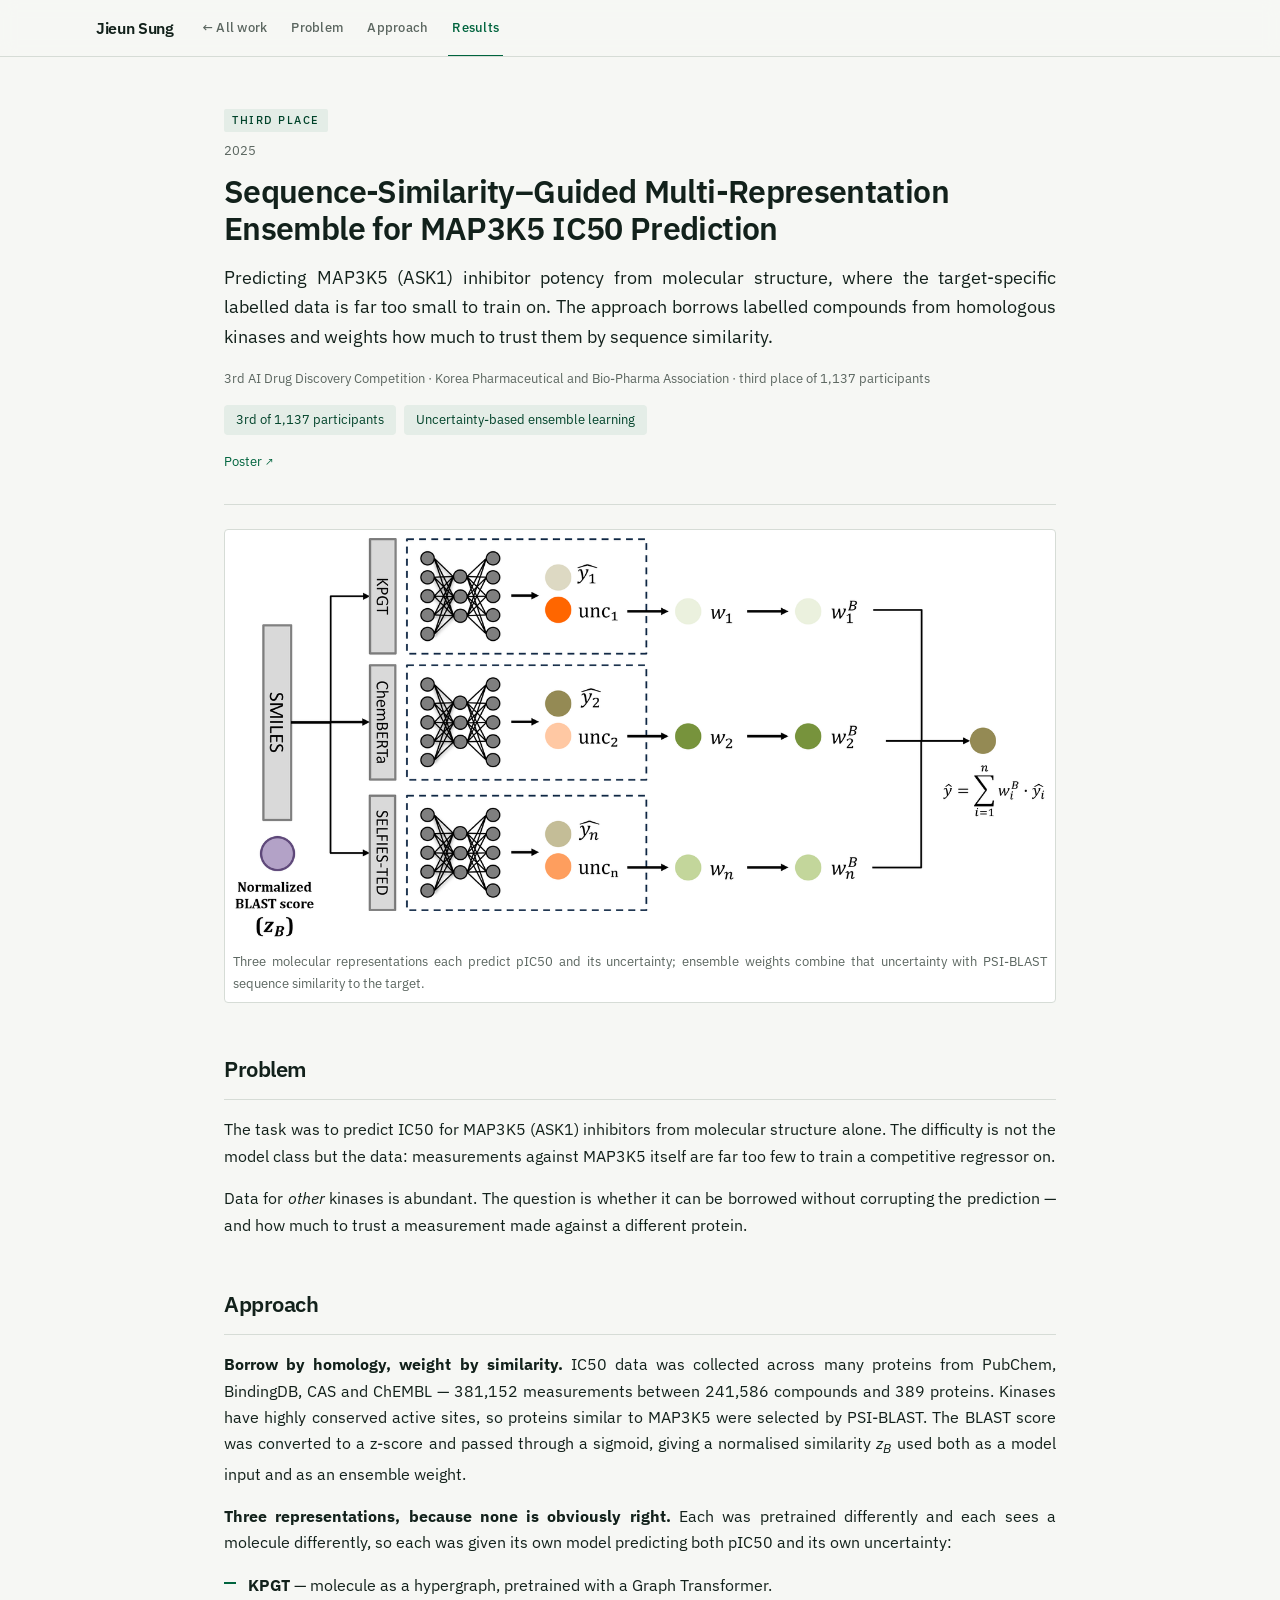
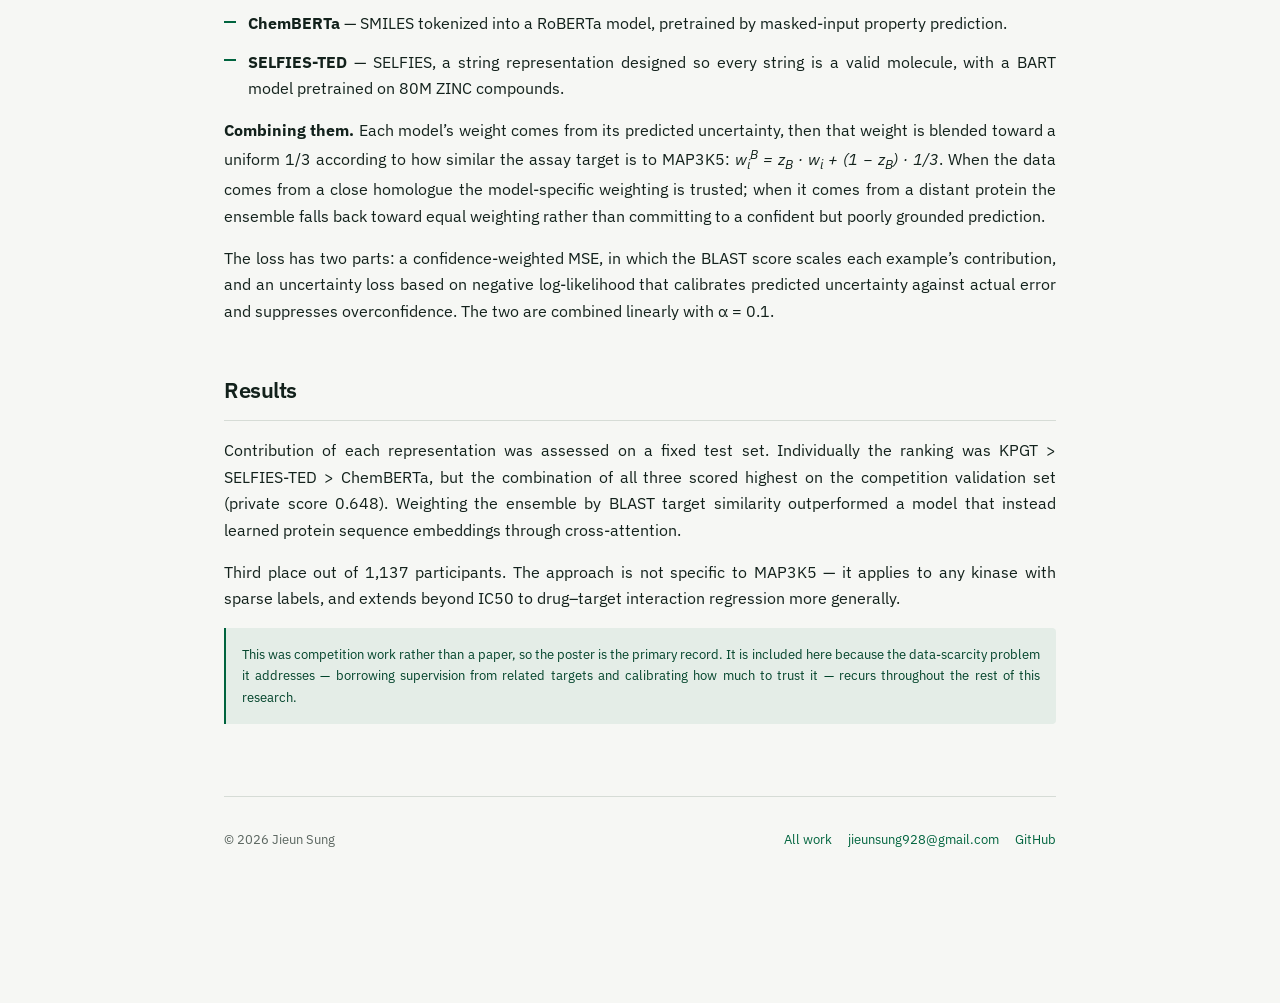
<file: work/ic50-ensemble.html>
<!DOCTYPE html>
<html lang="en">
<head>
<meta charset="utf-8">
<meta name="viewport" content="width=device-width, initial-scale=1">
<title>IC50 ensemble — Jieun Sung</title>
<meta name="description" content="An uncertainty-aware, BLAST-weighted ensemble over three molecular representations for MAP3K5 inhibitor IC50 prediction.">
<meta name="author" content="Jieun Sung">
<link rel="canonical" href="https://jieun-sung.github.io/work/ic50-ensemble.html">

<link rel="icon" href="../assets/img/favicon.svg" type="image/svg+xml">

<link rel="preconnect" href="https://fonts.googleapis.com">
<link rel="preconnect" href="https://fonts.gstatic.com" crossorigin>
<link href="https://fonts.googleapis.com/css2?family=IBM+Plex+Sans:ital,wght@0,400;0,500;0,600;1,400;1,500&display=swap" rel="stylesheet">

<link rel="stylesheet" href="../assets/css/tokens.css">
<link rel="stylesheet" href="../assets/css/style.css">
</head>

<body>
<a class="skip-link" href="#main">Skip to content</a>

<div class="topbar">
  <div class="topbar__inner">
    <a class="topbar__brand" href="../index.html">Jieun&nbsp;Sung</a>
    <nav class="nav" aria-label="Sections">
      <a class="nav__item" href="../index.html#research">&larr;&nbsp;All work</a>
      <a class="nav__item" href="#problem">Problem</a>
      <a class="nav__item" href="#approach">Approach</a>
      <a class="nav__item" href="#results">Results</a>
    </nav>
  </div>
</div>

<div class="shell shell--single">
  <main class="main detail" id="main">

    <header class="detail__head">
      <div class="entry__meta">
        <span class="status status--award">Third place</span>
        <span class="entry__year">2025</span>
      </div>
      <h1 class="detail__title">Sequence-Similarity&ndash;Guided Multi-Representation Ensemble for MAP3K5 IC50 Prediction</h1>
      <p class="detail__lede">Predicting MAP3K5 (ASK1) inhibitor potency from molecular structure, where the target-specific labelled data is far too small to train on. The approach borrows labelled compounds from homologous kinases and weights how much to trust them by sequence similarity.</p>
      <p class="detail__authors">3rd AI Drug Discovery Competition &middot; Korea Pharmaceutical and Bio-Pharma Association &middot; third place of 1,137 participants</p>
      <ul class="metrics">
        <li>3rd of 1,137 participants</li>
        <li>Uncertainty-based ensemble learning</li>
      </ul>
      <ul class="linkrow">
        <li><a href="../assets/posters/2025-10-dacon-ic50.pdf">Poster</a></li>
      </ul>
    </header>

    <figure class="figure figure--hero">
      <img src="../assets/img/thumbs/ic50-ensemble.png" alt="Uncertainty-aware BLAST-weighted multi-representation ensemble" width="1345" height="663">
      <figcaption>Three molecular representations each predict pIC50 and its uncertainty; ensemble weights combine that uncertainty with PSI-BLAST sequence similarity to the target.</figcaption>
    </figure>

    <section class="section detail__section" id="problem">
      <h2>Problem</h2>
      <p>The task was to predict IC50 for MAP3K5 (ASK1) inhibitors from molecular structure alone. The difficulty is not the model class but the data: measurements against MAP3K5 itself are far too few to train a competitive regressor on.</p>      <p>Data for <em>other</em> kinases is abundant. The question is whether it can be borrowed without corrupting the prediction &mdash; and how much to trust a measurement made against a different protein.</p>
    </section>

    <section class="section detail__section" id="approach">
      <h2>Approach</h2>
      <p><strong>Borrow by homology, weight by similarity.</strong> IC50 data was collected across many proteins from PubChem, BindingDB, CAS and ChEMBL &mdash; 381,152 measurements between 241,586 compounds and 389 proteins. Kinases have highly conserved active sites, so proteins similar to MAP3K5 were selected by PSI-BLAST. The BLAST score was converted to a z-score and passed through a sigmoid, giving a normalised similarity <em>z<sub>B</sub></em> used both as a model input and as an ensemble weight.</p>      <p><strong>Three representations, because none is obviously right.</strong> Each was pretrained differently and each sees a molecule differently, so each was given its own model predicting both pIC50 and its own uncertainty:</p>      <ul class="bullets">
        <li><strong>KPGT</strong> &mdash; molecule as a hypergraph, pretrained with a Graph Transformer.</li>
        <li><strong>ChemBERTa</strong> &mdash; SMILES tokenized into a RoBERTa model, pretrained by masked-input property prediction.</li>
        <li><strong>SELFIES-TED</strong> &mdash; SELFIES, a string representation designed so every string is a valid molecule, with a BART model pretrained on 80M ZINC compounds.</li>
      </ul>      <p><strong>Combining them.</strong> Each model’s weight comes from its predicted uncertainty, then that weight is blended toward a uniform 1/3 according to how similar the assay target is to MAP3K5: <em>w<sub>i</sub><sup>B</sup> = z<sub>B</sub> &middot; w<sub>i</sub> + (1 &minus; z<sub>B</sub>) &middot; 1/3</em>. When the data comes from a close homologue the model-specific weighting is trusted; when it comes from a distant protein the ensemble falls back toward equal weighting rather than committing to a confident but poorly grounded prediction.</p>      <p>The loss has two parts: a confidence-weighted MSE, in which the BLAST score scales each example’s contribution, and an uncertainty loss based on negative log-likelihood that calibrates predicted uncertainty against actual error and suppresses overconfidence. The two are combined linearly with &alpha; = 0.1.</p>
    </section>

    <section class="section detail__section" id="results">
      <h2>Results</h2>
      <p>Contribution of each representation was assessed on a fixed test set. Individually the ranking was KPGT &gt; SELFIES-TED &gt; ChemBERTa, but the combination of all three scored highest on the competition validation set (private score 0.648). Weighting the ensemble by BLAST target similarity outperformed a model that instead learned protein sequence embeddings through cross-attention.</p>      <p>Third place out of 1,137 participants. The approach is not specific to MAP3K5 &mdash; it applies to any kinase with sparse labels, and extends beyond IC50 to drug&ndash;target interaction regression more generally.</p>      <p class="callout">This was competition work rather than a paper, so the poster is the primary record. It is included here because the data-scarcity problem it addresses &mdash; borrowing supervision from related targets and calibrating how much to trust it &mdash; recurs throughout the rest of this research.</p>
    </section>

    <footer class="footer">
      <p>&copy; <span id="year">2026</span> Jieun Sung</p>
      <ul>
        <li><a href="../index.html#research">All work</a></li>
        <li><a href="mailto:jieunsung928@gmail.com">jieunsung928@gmail.com</a></li>
        <li><a href="https://github.com/Jieun-Sung">GitHub</a></li>
      </ul>
    </footer>

  </main>
</div>

<script src="../assets/js/main.js"></script>
</body>
</html>
</file>
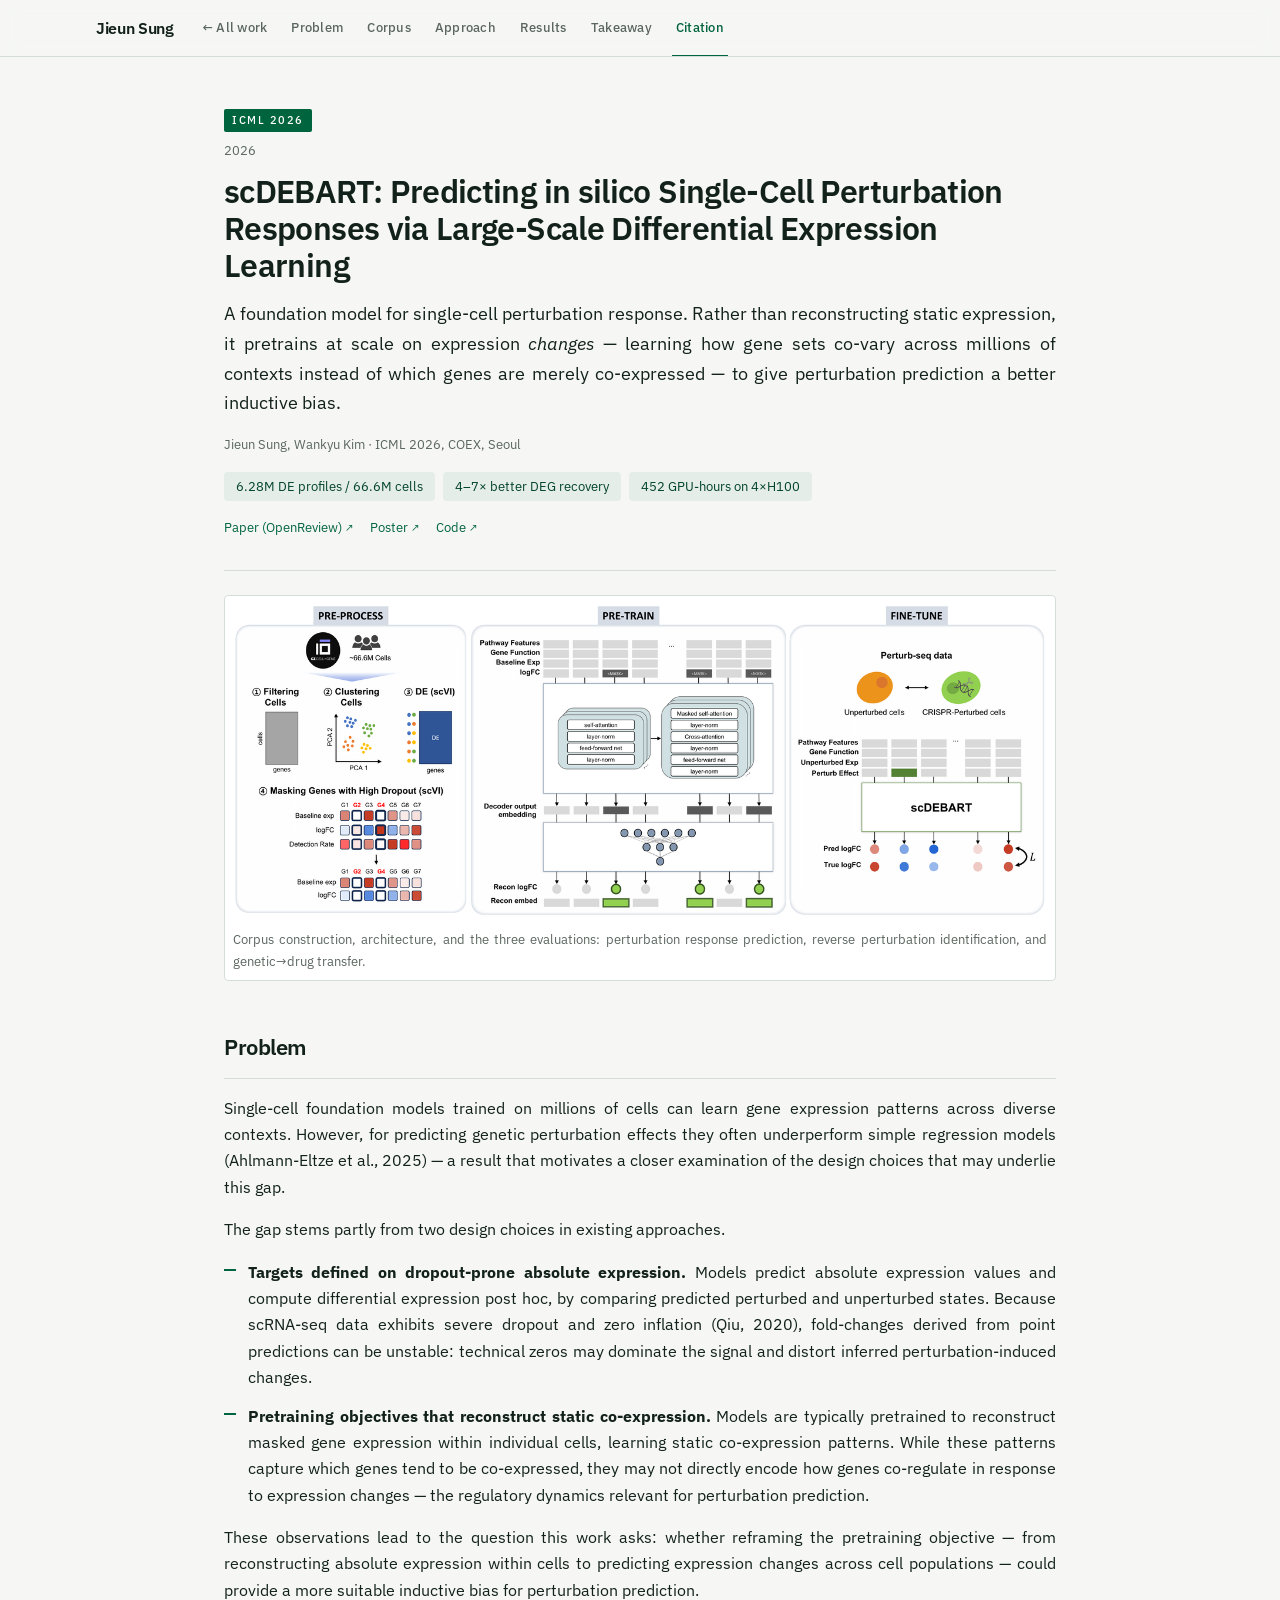
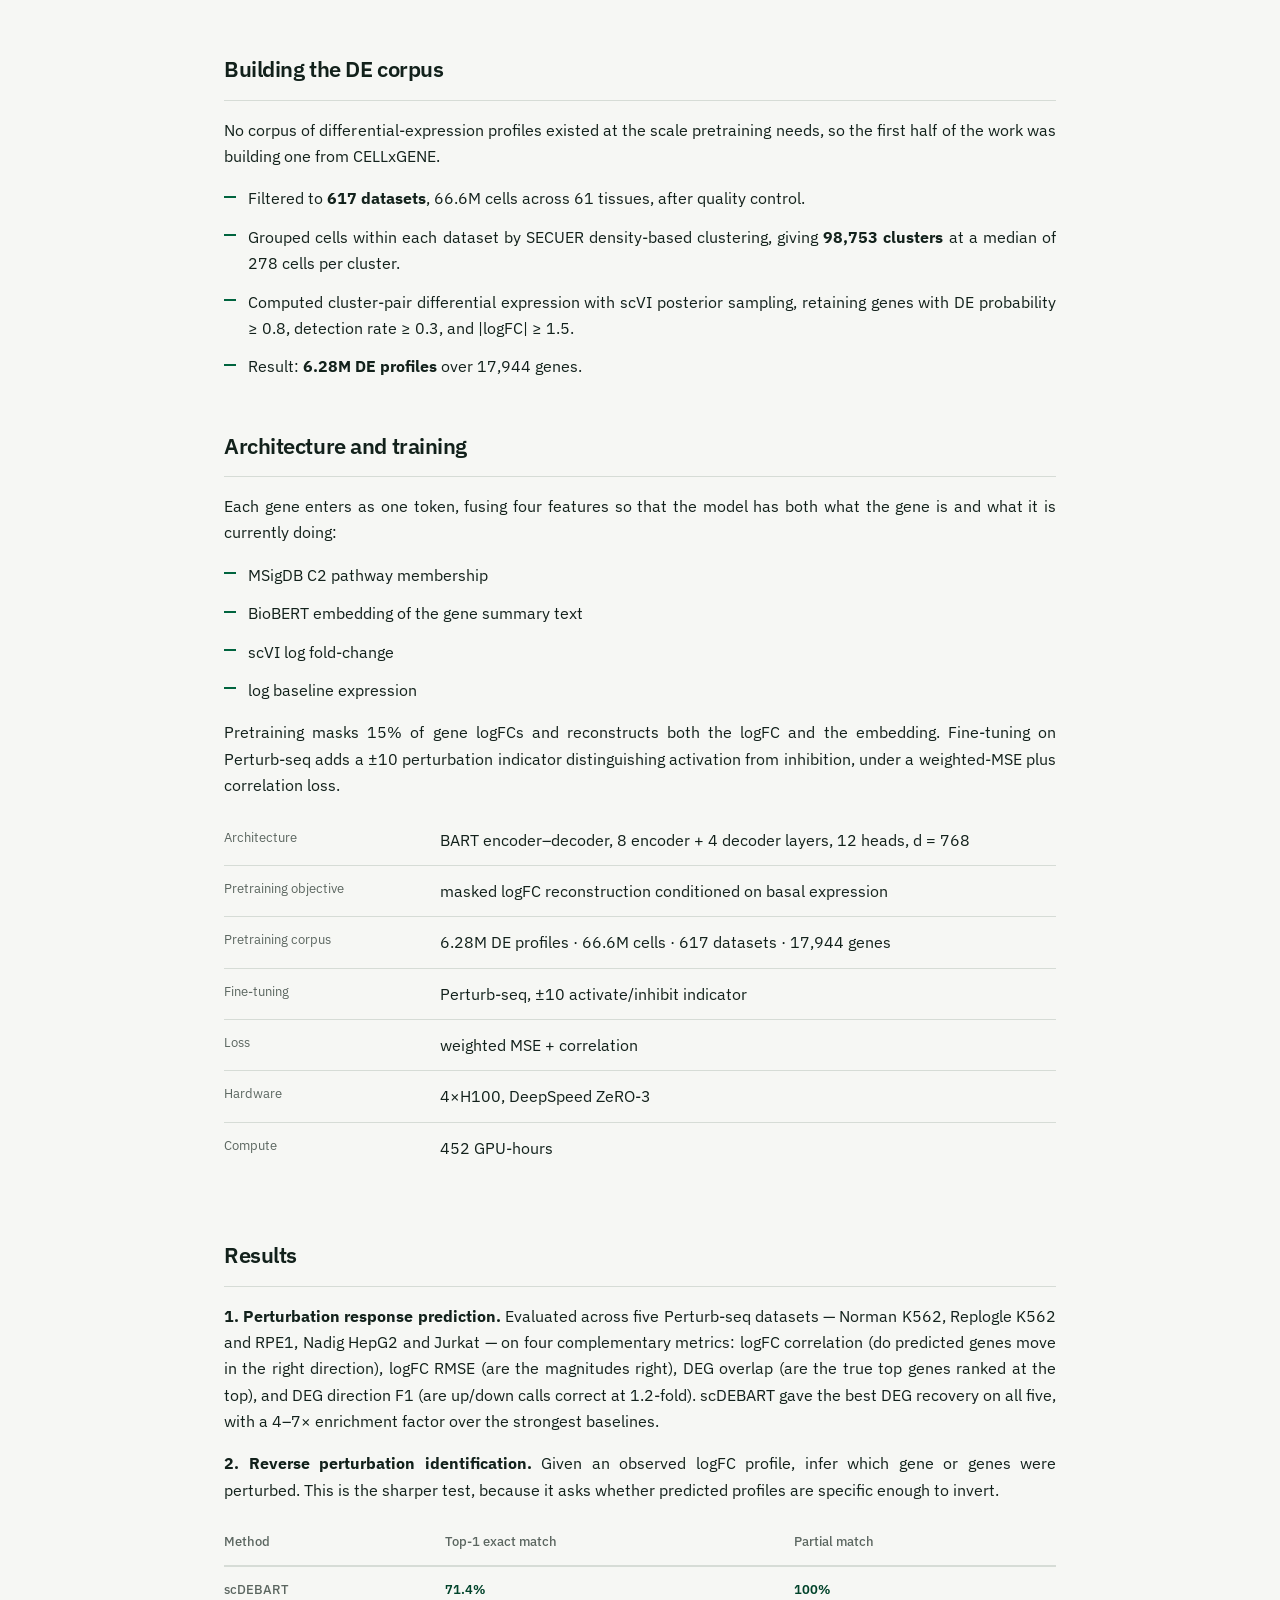
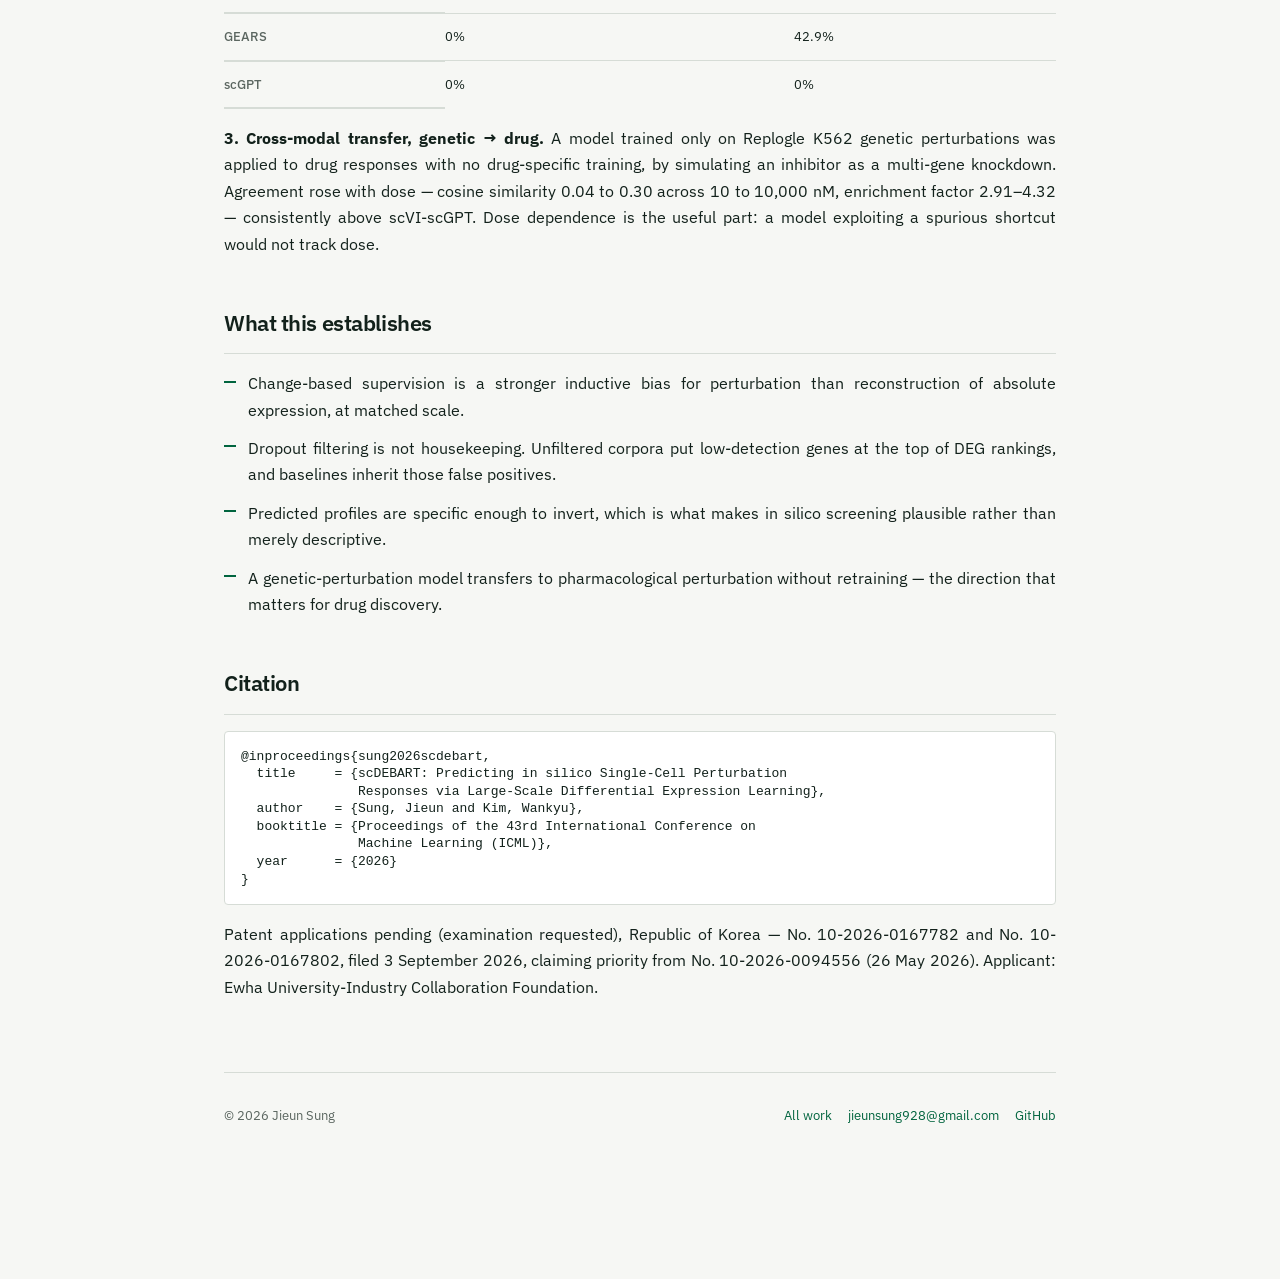
<file: work/scdebart.html>
<!DOCTYPE html>
<html lang="en">
<head>
<meta charset="utf-8">
<meta name="viewport" content="width=device-width, initial-scale=1">
<title>scDEBART — Jieun Sung</title>
<meta name="description" content="scDEBART: a BART encoder-decoder pretrained to predict single-cell perturbation responses as log fold-changes.">
<meta name="author" content="Jieun Sung">
<link rel="canonical" href="https://jieun-sung.github.io/work/scdebart.html">

<link rel="icon" href="../assets/img/favicon.svg" type="image/svg+xml">

<link rel="preconnect" href="https://fonts.googleapis.com">
<link rel="preconnect" href="https://fonts.gstatic.com" crossorigin>
<link href="https://fonts.googleapis.com/css2?family=IBM+Plex+Sans:ital,wght@0,400;0,500;0,600;1,400;1,500&display=swap" rel="stylesheet">

<link rel="stylesheet" href="../assets/css/tokens.css">
<link rel="stylesheet" href="../assets/css/style.css">
</head>

<body>
<a class="skip-link" href="#main">Skip to content</a>

<div class="topbar">
  <div class="topbar__inner">
    <a class="topbar__brand" href="../index.html">Jieun&nbsp;Sung</a>
    <nav class="nav" aria-label="Sections">
      <a class="nav__item" href="../index.html#research">&larr;&nbsp;All work</a>
      <a class="nav__item" href="#problem">Problem</a>
      <a class="nav__item" href="#corpus">Corpus</a>
      <a class="nav__item" href="#approach">Approach</a>
      <a class="nav__item" href="#results">Results</a>
      <a class="nav__item" href="#takeaway">Takeaway</a>
      <a class="nav__item" href="#cite">Citation</a>
    </nav>
  </div>
</div>

<div class="shell shell--single">
  <main class="main detail" id="main">

    <header class="detail__head">
      <div class="entry__meta">
        <span class="status status--published">ICML 2026</span>
        <span class="entry__year">2026</span>
      </div>
      <h1 class="detail__title">scDEBART: Predicting in silico Single-Cell Perturbation Responses via Large-Scale Differential Expression Learning</h1>
      <p class="detail__lede">A foundation model for single-cell perturbation response. Rather than reconstructing static expression, it pretrains at scale on expression <em>changes</em> &mdash; learning how gene sets co-vary across millions of contexts instead of which genes are merely co-expressed &mdash; to give perturbation prediction a better inductive bias.</p>
      <p class="detail__authors">Jieun Sung, Wankyu Kim &middot; ICML 2026, COEX, Seoul</p>
      <ul class="metrics">
        <li>6.28M DE profiles / 66.6M cells</li>
        <li>4&ndash;7&times; better DEG recovery</li>
        <li>452 GPU-hours on 4&times;H100</li>
      </ul>
      <ul class="linkrow">
        <li><a href="https://openreview.net/forum?id=pJyidZg93y">Paper (OpenReview)</a></li>
        <li><a href="../assets/posters/2026-07-icml-scdebart.pdf">Poster</a></li>
        <li><a href="https://github.com/Jieun-Sung/scDEBART">Code</a></li>
      </ul>
    </header>

    <figure class="figure figure--hero">
      <img src="../assets/img/thumbs/scdebart.png" alt="scDEBART corpus construction, architecture and benchmark results" width="1386" height="533">
      <figcaption>Corpus construction, architecture, and the three evaluations: perturbation response prediction, reverse perturbation identification, and genetic&rarr;drug transfer.</figcaption>
    </figure>

    <section class="section detail__section" id="problem">
      <h2>Problem</h2>
      <p>Single-cell foundation models trained on millions of cells can learn gene expression patterns across diverse contexts. However, for predicting genetic perturbation effects they often underperform simple regression models (Ahlmann-Eltze et al., 2025) &mdash; a result that motivates a closer examination of the design choices that may underlie this gap.</p>
      <p>The gap stems partly from two design choices in existing approaches.</p>
      <ul class="bullets">
        <li><strong>Targets defined on dropout-prone absolute expression.</strong> Models predict absolute expression values and compute differential expression post hoc, by comparing predicted perturbed and unperturbed states. Because scRNA-seq data exhibits severe dropout and zero inflation (Qiu, 2020), fold-changes derived from point predictions can be unstable: technical zeros may dominate the signal and distort inferred perturbation-induced changes.</li>
        <li><strong>Pretraining objectives that reconstruct static co-expression.</strong> Models are typically pretrained to reconstruct masked gene expression within individual cells, learning static co-expression patterns. While these patterns capture which genes tend to be co-expressed, they may not directly encode how genes co-regulate in response to expression changes &mdash; the regulatory dynamics relevant for perturbation prediction.</li>
      </ul>
      <p>These observations lead to the question this work asks: whether reframing the pretraining objective &mdash; from reconstructing absolute expression within cells to predicting expression changes across cell populations &mdash; could provide a more suitable inductive bias for perturbation prediction.</p>
    </section>

    <section class="section detail__section" id="corpus">
      <h2>Building the DE corpus</h2>
      <p>No corpus of differential-expression profiles existed at the scale pretraining needs, so the first half of the work was building one from CELLxGENE.</p>      <ul class="bullets">
        <li>Filtered to <strong>617 datasets</strong>, 66.6M cells across 61 tissues, after quality control.</li>
        <li>Grouped cells within each dataset by SECUER density-based clustering, giving <strong>98,753 clusters</strong> at a median of 278 cells per cluster.</li>
        <li>Computed cluster-pair differential expression with scVI posterior sampling, retaining genes with DE probability &ge; 0.8, detection rate &ge; 0.3, and |logFC| &ge; 1.5.</li>
        <li>Result: <strong>6.28M DE profiles</strong> over 17,944 genes.</li>
      </ul>
    </section>

    <section class="section detail__section" id="approach">
      <h2>Architecture and training</h2>
      <p>Each gene enters as one token, fusing four features so that the model has both what the gene is and what it is currently doing:</p>      <ul class="bullets">
        <li>MSigDB C2 pathway membership</li>
        <li>BioBERT embedding of the gene summary text</li>
        <li>scVI log fold-change</li>
        <li>log baseline expression</li>
      </ul>      <p>Pretraining masks 15% of gene logFCs and reconstructs both the logFC and the embedding. Fine-tuning on Perturb-seq adds a &plusmn;10 perturbation indicator distinguishing activation from inhibition, under a weighted-MSE plus correlation loss.</p>      <dl class="specs">
        <div>
          <dt>Architecture</dt>
          <dd>BART encoder&ndash;decoder, 8 encoder + 4 decoder layers, 12 heads, d = 768</dd>
        </div>
        <div>
          <dt>Pretraining objective</dt>
          <dd>masked logFC reconstruction conditioned on basal expression</dd>
        </div>
        <div>
          <dt>Pretraining corpus</dt>
          <dd>6.28M DE profiles &middot; 66.6M cells &middot; 617 datasets &middot; 17,944 genes</dd>
        </div>
        <div>
          <dt>Fine-tuning</dt>
          <dd>Perturb-seq, &plusmn;10 activate/inhibit indicator</dd>
        </div>
        <div>
          <dt>Loss</dt>
          <dd>weighted MSE + correlation</dd>
        </div>
        <div>
          <dt>Hardware</dt>
          <dd>4&times;H100, DeepSpeed ZeRO-3</dd>
        </div>
        <div>
          <dt>Compute</dt>
          <dd>452 GPU-hours</dd>
        </div>
      </dl>
    </section>

    <section class="section detail__section" id="results">
      <h2>Results</h2>
      <p><strong>1. Perturbation response prediction.</strong> Evaluated across five Perturb-seq datasets &mdash; Norman K562, Replogle K562 and RPE1, Nadig HepG2 and Jurkat &mdash; on four complementary metrics: logFC correlation (do predicted genes move in the right direction), logFC RMSE (are the magnitudes right), DEG overlap (are the true top genes ranked at the top), and DEG direction F1 (are up/down calls correct at 1.2-fold). scDEBART gave the best DEG recovery on all five, with a 4&ndash;7&times; enrichment factor over the strongest baselines.</p>      <p><strong>2. Reverse perturbation identification.</strong> Given an observed logFC profile, infer which gene or genes were perturbed. This is the sharper test, because it asks whether predicted profiles are specific enough to invert.</p>      <div class="table-wrap">
        <table class="table">
          <thead>
            <tr>
              <th scope="col">Method</th>
              <th scope="col">Top-1 exact match</th>
              <th scope="col">Partial match</th>
            </tr>
          </thead>
          <tbody>
            <tr>
              <th scope="row">scDEBART</th>
              <td><span class="is-best">71.4%</span></td>
              <td><span class="is-best">100%</span></td>
            </tr>
            <tr>
              <th scope="row">GEARS</th>
              <td>0%</td>
              <td>42.9%</td>
            </tr>
            <tr>
              <th scope="row">scGPT</th>
              <td>0%</td>
              <td>0%</td>
            </tr>
          </tbody>
        </table>
      </div>      <p><strong>3. Cross-modal transfer, genetic &rarr; drug.</strong> A model trained only on Replogle K562 genetic perturbations was applied to drug responses with no drug-specific training, by simulating an inhibitor as a multi-gene knockdown. Agreement rose with dose &mdash; cosine similarity 0.04 to 0.30 across 10 to 10,000 nM, enrichment factor 2.91&ndash;4.32 &mdash; consistently above scVI-scGPT. Dose dependence is the useful part: a model exploiting a spurious shortcut would not track dose.</p>
    </section>

    <section class="section detail__section" id="takeaway">
      <h2>What this establishes</h2>
      <ul class="bullets">
        <li>Change-based supervision is a stronger inductive bias for perturbation than reconstruction of absolute expression, at matched scale.</li>
        <li>Dropout filtering is not housekeeping. Unfiltered corpora put low-detection genes at the top of DEG rankings, and baselines inherit those false positives.</li>
        <li>Predicted profiles are specific enough to invert, which is what makes in silico screening plausible rather than merely descriptive.</li>
        <li>A genetic-perturbation model transfers to pharmacological perturbation without retraining &mdash; the direction that matters for drug discovery.</li>
      </ul>
    </section>

    <section class="section detail__section" id="cite">
      <h2>Citation</h2>
      <pre class="code"><code>@inproceedings{sung2026scdebart,
  title     = {scDEBART: Predicting in silico Single-Cell Perturbation
               Responses via Large-Scale Differential Expression Learning},
  author    = {Sung, Jieun and Kim, Wankyu},
  booktitle = {Proceedings of the 43rd International Conference on
               Machine Learning (ICML)},
  year      = {2026}
}</code></pre>      <p>Patent applications pending (examination requested), Republic of Korea &mdash; No. 10-2026-0167782 and No. 10-2026-0167802, filed 3 September 2026, claiming priority from No. 10-2026-0094556 (26 May 2026). Applicant: Ewha University-Industry Collaboration Foundation.</p>
    </section>

    <footer class="footer">
      <p>&copy; <span id="year">2026</span> Jieun Sung</p>
      <ul>
        <li><a href="../index.html#research">All work</a></li>
        <li><a href="mailto:jieunsung928@gmail.com">jieunsung928@gmail.com</a></li>
        <li><a href="https://github.com/Jieun-Sung">GitHub</a></li>
      </ul>
    </footer>

  </main>
</div>

<script src="../assets/js/main.js"></script>
</body>
</html>
</file>
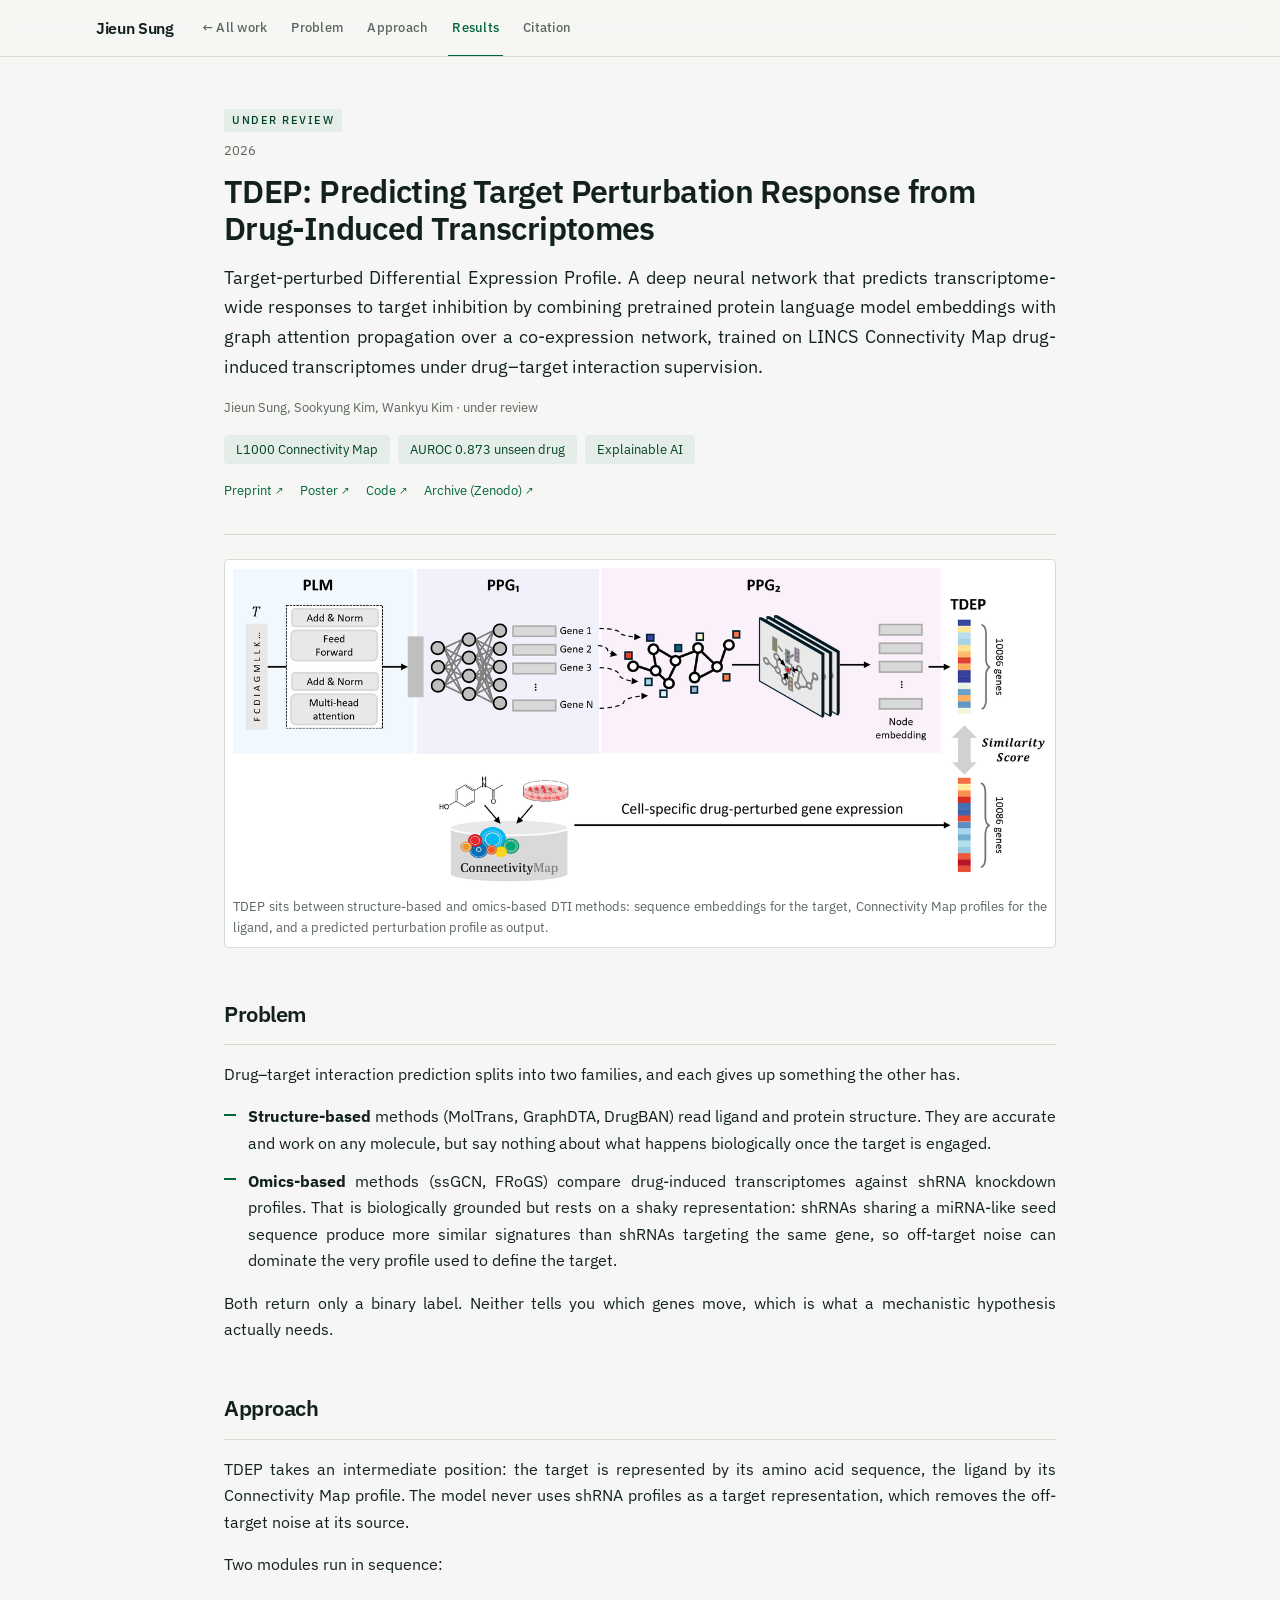
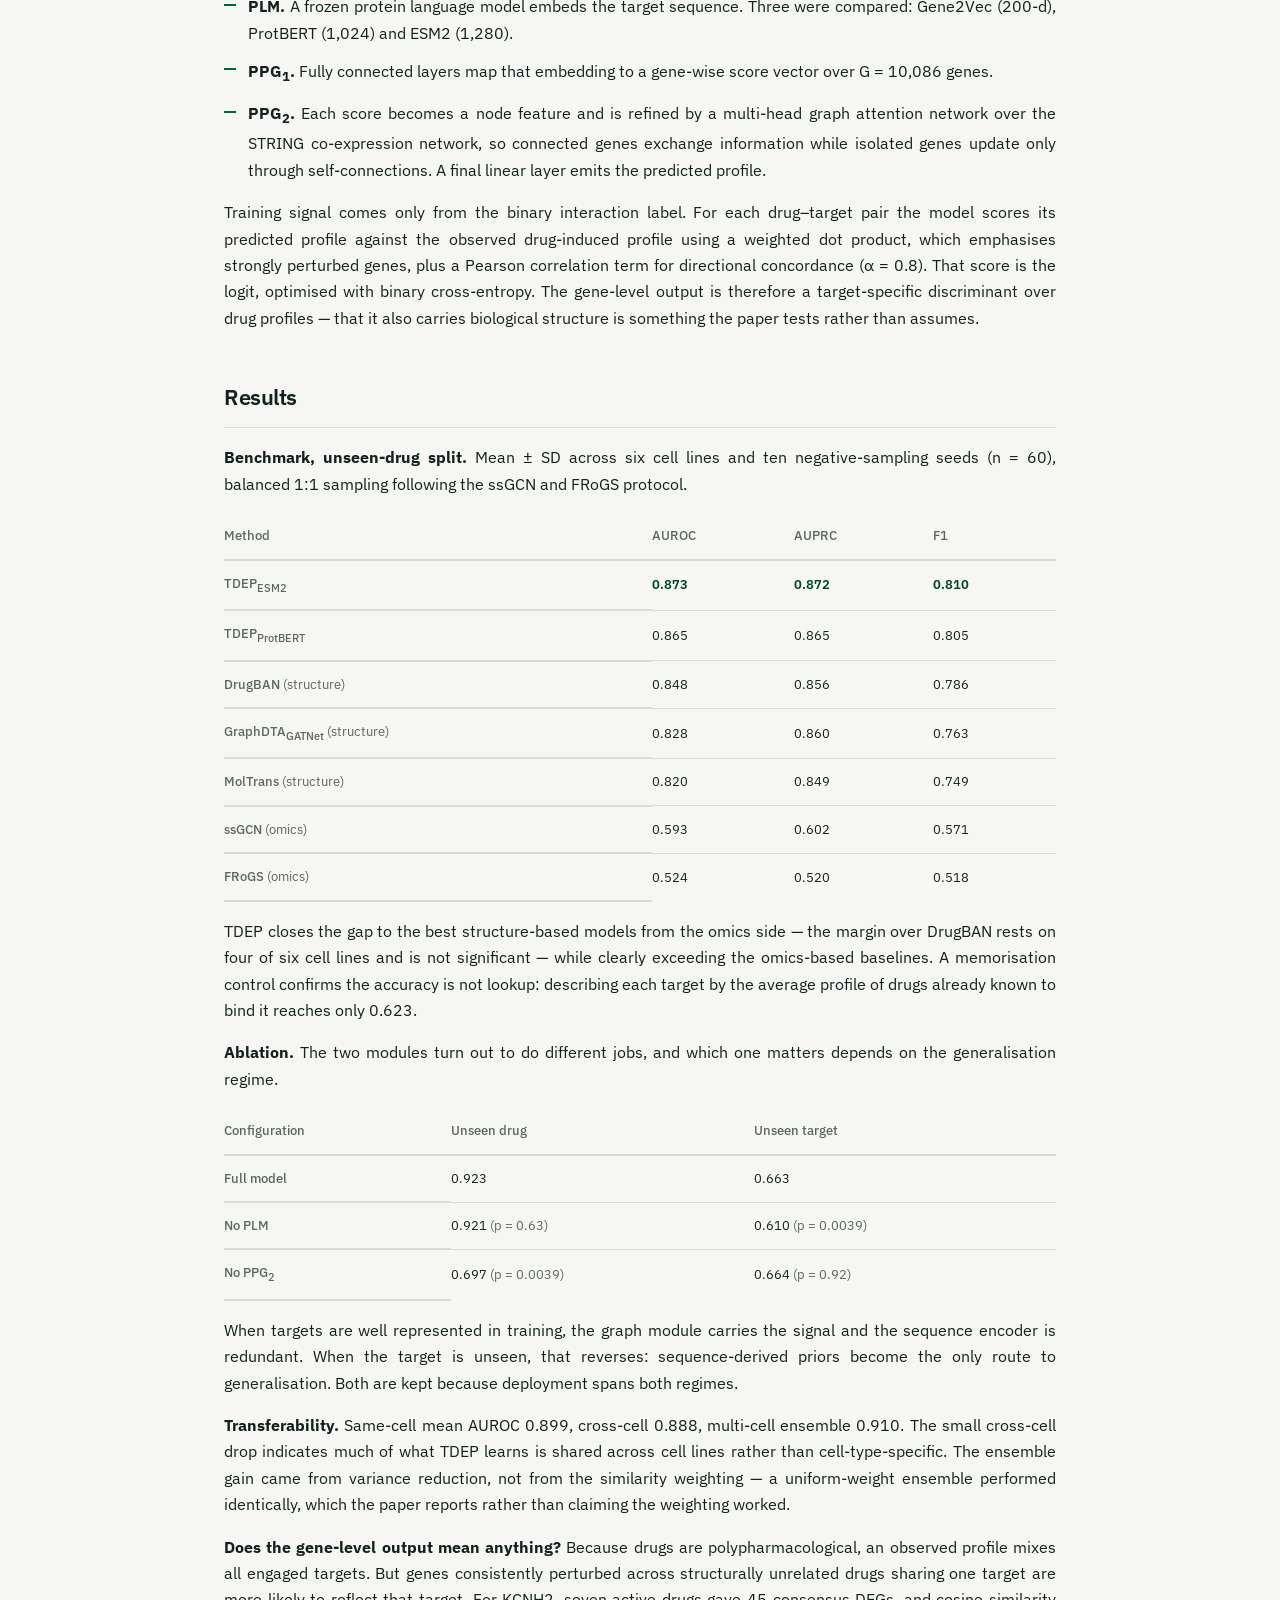
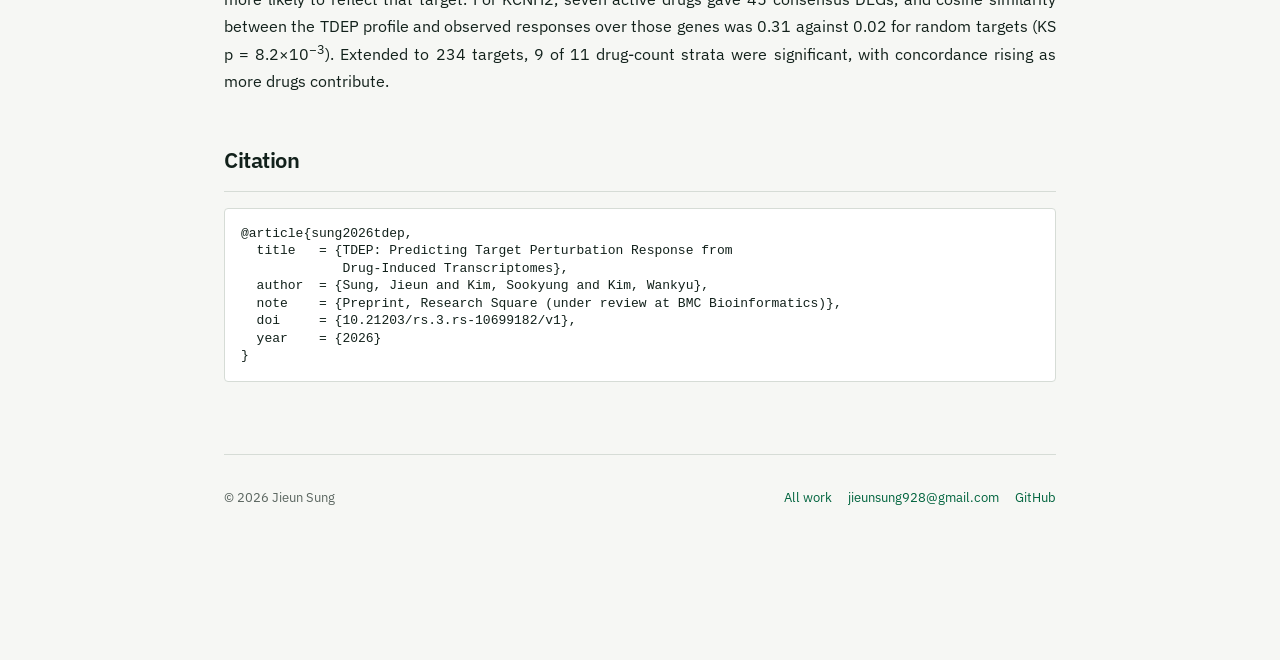
<file: work/tdep.html>
<!DOCTYPE html>
<html lang="en">
<head>
<meta charset="utf-8">
<meta name="viewport" content="width=device-width, initial-scale=1">
<title>TDEP — Jieun Sung</title>
<meta name="description" content="TDEP predicts the transcriptome-wide response to inhibiting a target, giving drug-target interaction calls a gene-level basis.">
<meta name="author" content="Jieun Sung">
<link rel="canonical" href="https://jieun-sung.github.io/work/tdep.html">

<link rel="icon" href="../assets/img/favicon.svg" type="image/svg+xml">

<link rel="preconnect" href="https://fonts.googleapis.com">
<link rel="preconnect" href="https://fonts.gstatic.com" crossorigin>
<link href="https://fonts.googleapis.com/css2?family=IBM+Plex+Sans:ital,wght@0,400;0,500;0,600;1,400;1,500&display=swap" rel="stylesheet">

<link rel="stylesheet" href="../assets/css/tokens.css">
<link rel="stylesheet" href="../assets/css/style.css">
</head>

<body>
<a class="skip-link" href="#main">Skip to content</a>

<div class="topbar">
  <div class="topbar__inner">
    <a class="topbar__brand" href="../index.html">Jieun&nbsp;Sung</a>
    <nav class="nav" aria-label="Sections">
      <a class="nav__item" href="../index.html#research">&larr;&nbsp;All work</a>
      <a class="nav__item" href="#problem">Problem</a>
      <a class="nav__item" href="#approach">Approach</a>
      <a class="nav__item" href="#results">Results</a>
      <a class="nav__item" href="#cite">Citation</a>
    </nav>
  </div>
</div>

<div class="shell shell--single">
  <main class="main detail" id="main">

    <header class="detail__head">
      <div class="entry__meta">
        <span class="status status--review">Under review</span>
        <span class="entry__year">2026</span>
      </div>
      <h1 class="detail__title">TDEP: Predicting Target Perturbation Response from Drug-Induced Transcriptomes</h1>
      <p class="detail__lede">Target-perturbed Differential Expression Profile. A deep neural network that predicts transcriptome-wide responses to target inhibition by combining pretrained protein language model embeddings with graph attention propagation over a co-expression network, trained on LINCS Connectivity Map drug-induced transcriptomes under drug&ndash;target interaction supervision.</p>
      <p class="detail__authors">Jieun Sung, Sookyung Kim, Wankyu Kim &middot; under review</p>
      <ul class="metrics">
        <li>L1000 Connectivity Map</li>
        <li>AUROC 0.873 unseen drug</li>
        <li>Explainable AI</li>
      </ul>
      <ul class="linkrow">
        <li><a href="https://www.researchsquare.com/article/rs-10699182/v1">Preprint</a></li>
        <li><a href="../assets/posters/2025-10-ksbi-tdep.pdf">Poster</a></li>
        <li><a href="https://github.com/Jieun-Sung/TDEP">Code</a></li>
        <li><a href="https://doi.org/10.5281/zenodo.21617259">Archive (Zenodo)</a></li>
      </ul>
    </header>

    <figure class="figure figure--hero">
      <img src="../assets/img/thumbs/tdep.png" alt="TDEP architecture: protein language model, two perturbed profile generator modules, and scoring against Connectivity Map profiles" width="1375" height="534">
      <figcaption>TDEP sits between structure-based and omics-based DTI methods: sequence embeddings for the target, Connectivity Map profiles for the ligand, and a predicted perturbation profile as output.</figcaption>
    </figure>

    <section class="section detail__section" id="problem">
      <h2>Problem</h2>
      <p>Drug&ndash;target interaction prediction splits into two families, and each gives up something the other has.</p>      <ul class="bullets">
        <li><strong>Structure-based</strong> methods (MolTrans, GraphDTA, DrugBAN) read ligand and protein structure. They are accurate and work on any molecule, but say nothing about what happens biologically once the target is engaged.</li>
        <li><strong>Omics-based</strong> methods (ssGCN, FRoGS) compare drug-induced transcriptomes against shRNA knockdown profiles. That is biologically grounded but rests on a shaky representation: shRNAs sharing a miRNA-like seed sequence produce more similar signatures than shRNAs targeting the same gene, so off-target noise can dominate the very profile used to define the target.</li>
      </ul>      <p>Both return only a binary label. Neither tells you which genes move, which is what a mechanistic hypothesis actually needs.</p>
    </section>

    <section class="section detail__section" id="approach">
      <h2>Approach</h2>
      <p>TDEP takes an intermediate position: the target is represented by its amino acid sequence, the ligand by its Connectivity Map profile. The model never uses shRNA profiles as a target representation, which removes the off-target noise at its source.</p>      <p>Two modules run in sequence:</p>      <ul class="bullets">
        <li><strong>PLM.</strong> A frozen protein language model embeds the target sequence. Three were compared: Gene2Vec (200-d), ProtBERT (1,024) and ESM2 (1,280).</li>
        <li><strong>PPG<sub>1</sub>.</strong> Fully connected layers map that embedding to a gene-wise score vector over G = 10,086 genes.</li>
        <li><strong>PPG<sub>2</sub>.</strong> Each score becomes a node feature and is refined by a multi-head graph attention network over the STRING co-expression network, so connected genes exchange information while isolated genes update only through self-connections. A final linear layer emits the predicted profile.</li>
      </ul>      <p>Training signal comes only from the binary interaction label. For each drug&ndash;target pair the model scores its predicted profile against the observed drug-induced profile using a weighted dot product, which emphasises strongly perturbed genes, plus a Pearson correlation term for directional concordance (&alpha; = 0.8). That score is the logit, optimised with binary cross-entropy. The gene-level output is therefore a target-specific discriminant over drug profiles &mdash; that it also carries biological structure is something the paper tests rather than assumes.</p>
    </section>

    <section class="section detail__section" id="results">
      <h2>Results</h2>
      <p><strong>Benchmark, unseen-drug split.</strong> Mean &plusmn; SD across six cell lines and ten negative-sampling seeds (n = 60), balanced 1:1 sampling following the ssGCN and FRoGS protocol.</p>      <div class="table-wrap">
        <table class="table">
          <thead>
            <tr>
              <th scope="col">Method</th>
              <th scope="col">AUROC</th>
              <th scope="col">AUPRC</th>
              <th scope="col">F1</th>
            </tr>
          </thead>
          <tbody>
            <tr>
              <th scope="row">TDEP<sub>ESM2</sub></th>
              <td><span class="is-best">0.873</span></td>
              <td><span class="is-best">0.872</span></td>
              <td><span class="is-best">0.810</span></td>
            </tr>
            <tr>
              <th scope="row">TDEP<sub>ProtBERT</sub></th>
              <td>0.865</td>
              <td>0.865</td>
              <td>0.805</td>
            </tr>
            <tr>
              <th scope="row">DrugBAN <span class="muted">(structure)</span></th>
              <td>0.848</td>
              <td>0.856</td>
              <td>0.786</td>
            </tr>
            <tr>
              <th scope="row">GraphDTA<sub>GATNet</sub> <span class="muted">(structure)</span></th>
              <td>0.828</td>
              <td>0.860</td>
              <td>0.763</td>
            </tr>
            <tr>
              <th scope="row">MolTrans <span class="muted">(structure)</span></th>
              <td>0.820</td>
              <td>0.849</td>
              <td>0.749</td>
            </tr>
            <tr>
              <th scope="row">ssGCN <span class="muted">(omics)</span></th>
              <td>0.593</td>
              <td>0.602</td>
              <td>0.571</td>
            </tr>
            <tr>
              <th scope="row">FRoGS <span class="muted">(omics)</span></th>
              <td>0.524</td>
              <td>0.520</td>
              <td>0.518</td>
            </tr>
          </tbody>
        </table>
      </div>      <p>TDEP closes the gap to the best structure-based models from the omics side &mdash; the margin over DrugBAN rests on four of six cell lines and is not significant &mdash; while clearly exceeding the omics-based baselines. A memorisation control confirms the accuracy is not lookup: describing each target by the average profile of drugs already known to bind it reaches only 0.623.</p>      <p><strong>Ablation.</strong> The two modules turn out to do different jobs, and which one matters depends on the generalisation regime.</p>      <div class="table-wrap">
        <table class="table">
          <thead>
            <tr>
              <th scope="col">Configuration</th>
              <th scope="col">Unseen drug</th>
              <th scope="col">Unseen target</th>
            </tr>
          </thead>
          <tbody>
            <tr>
              <th scope="row">Full model</th>
              <td>0.923</td>
              <td>0.663</td>
            </tr>
            <tr>
              <th scope="row">No PLM</th>
              <td>0.921 <span class="muted">(p = 0.63)</span></td>
              <td>0.610 <span class="muted">(p = 0.0039)</span></td>
            </tr>
            <tr>
              <th scope="row">No PPG<sub>2</sub></th>
              <td>0.697 <span class="muted">(p = 0.0039)</span></td>
              <td>0.664 <span class="muted">(p = 0.92)</span></td>
            </tr>
          </tbody>
        </table>
      </div>      <p>When targets are well represented in training, the graph module carries the signal and the sequence encoder is redundant. When the target is unseen, that reverses: sequence-derived priors become the only route to generalisation. Both are kept because deployment spans both regimes.</p>      <p><strong>Transferability.</strong> Same-cell mean AUROC 0.899, cross-cell 0.888, multi-cell ensemble 0.910. The small cross-cell drop indicates much of what TDEP learns is shared across cell lines rather than cell-type-specific. The ensemble gain came from variance reduction, not from the similarity weighting &mdash; a uniform-weight ensemble performed identically, which the paper reports rather than claiming the weighting worked.</p>      <p><strong>Does the gene-level output mean anything?</strong> Because drugs are polypharmacological, an observed profile mixes all engaged targets. But genes consistently perturbed across structurally unrelated drugs sharing one target are more likely to reflect that target. For KCNH2, seven active drugs gave 45 consensus DEGs, and cosine similarity between the TDEP profile and observed responses over those genes was 0.31 against 0.02 for random targets (KS p = 8.2&times;10<sup>&minus;3</sup>). Extended to 234 targets, 9 of 11 drug-count strata were significant, with concordance rising as more drugs contribute.</p>
    </section>

    <section class="section detail__section" id="cite">
      <h2>Citation</h2>
      <pre class="code"><code>@article{sung2026tdep,
  title   = {TDEP: Predicting Target Perturbation Response from
             Drug-Induced Transcriptomes},
  author  = {Sung, Jieun and Kim, Sookyung and Kim, Wankyu},
  note    = {Preprint, Research Square (under review at BMC Bioinformatics)},
  doi     = {10.21203/rs.3.rs-10699182/v1},
  year    = {2026}
}</code></pre>
    </section>

    <footer class="footer">
      <p>&copy; <span id="year">2026</span> Jieun Sung</p>
      <ul>
        <li><a href="../index.html#research">All work</a></li>
        <li><a href="mailto:jieunsung928@gmail.com">jieunsung928@gmail.com</a></li>
        <li><a href="https://github.com/Jieun-Sung">GitHub</a></li>
      </ul>
    </footer>

  </main>
</div>

<script src="../assets/js/main.js"></script>
</body>
</html>
</file>
<file: assets/css/tokens.css>
/* ==========================================================================
   Design tokens — single source of truth.
   Nothing outside this file should contain a raw hex value, px size,
   or duration. If you need a new value, add a token here first.
   ========================================================================== */

:root {
  /* --- Color -------------------------------------------------------------
     Brand green is Ewha Green (#00643E, Pantone 336C).
     Contrast ratios below are computed against --c-paper (WCAG 2.1).      */

  --c-green:        #00643E;  /* brand. 7.0:1 on paper — AAA body text ok  */
  --c-green-deep:   #00432A;  /* hover / pressed / dark surface            */
  --c-green-wash:   #E4EDE7;  /* chip + badge fill                         */
  --c-ink:          #12211B;  /* primary text. 15.2:1 on paper            */
  --c-muted:        #5B6660;  /* secondary text. 5.5:1 on paper — AA      */
  --c-paper:        #F6F7F4;  /* page background (cool, faint green cast)  */
  --c-surface:      #FFFFFF;  /* raised surface                            */
  --c-rule:         #D6DCD6;  /* hairlines, dividers, borders              */

  /* --- Typography --------------------------------------------------------
     One family throughout: IBM Plex Sans. The three role tokens are kept so
     component rules stay expressive, but they all resolve to the same face —
     hierarchy comes from size, weight, and letter-spacing, not from mixing
     typefaces. Numerals use font-variant-numeric: tabular-nums where they
     need to align.                                                        */

  --f-sans:    "IBM Plex Sans", -apple-system, BlinkMacSystemFont, "Segoe UI", sans-serif;
  --f-display: var(--f-sans);
  --f-body:    var(--f-sans);
  --f-mono:    var(--f-sans);

  --t--1:  0.8125rem;
  --t-0:   1rem;
  --t-1:   1.125rem;
  --t-2:   1.375rem;
  --t-3:   clamp(1.5rem, 1.15rem + 1.5vw, 2rem);
  --t-4:   clamp(1.9rem, 1.3rem + 3vw, 3.1rem);

  --lh-tight: 1.15;
  --lh-snug:  1.35;
  --lh-body:  1.65;

  --ls-caps:  0.14em;   /* eyebrows, status badges */
  --ls-tight: -0.02em;  /* display headings */

  /* --- Space (1.5x-ish geometric) ---------------------------------------- */
  --sp-1: 0.25rem;
  --sp-2: 0.5rem;
  --sp-3: 0.75rem;
  --sp-4: 1rem;
  --sp-5: 1.5rem;
  --sp-6: 2rem;
  --sp-7: 3rem;
  --sp-8: 4.5rem;
  --sp-9: 6.5rem;

  /* --- Border ------------------------------------------------------------ */
  --r-sm:  2px;
  --r-md:  4px;
  --r-lg:  10px;
  --bw:    1px;

  /* --- Layout ------------------------------------------------------------ */
  --h-topbar:  3.5rem;   /* sticky section-tab bar */
  --w-rail:    17.5rem;  /* fixed left rail on desktop */
  --w-measure: 64ch;     /* reading measure for body copy */
  --w-page:    72rem;

  /* --- Motion ------------------------------------------------------------ */
  --dur-fast: 120ms;
  --dur-med:  260ms;
  --ease:     cubic-bezier(0.2, 0.7, 0.3, 1);
}
</file>
<file: assets/css/style.css>
/* ==========================================================================
   Jieun Sung — personal site
   Component layer. Every value here comes from tokens.css.
   Order: reset -> primitives -> layout -> components -> utilities -> media
   ========================================================================== */

/* --- Reset --------------------------------------------------------------- */

*, *::before, *::after { box-sizing: border-box; }

html { -webkit-text-size-adjust: 100%; scroll-behavior: smooth; }

body {
  margin: 0;
  background: var(--c-paper);
  color: var(--c-ink);
  font-family: var(--f-body);
  font-size: var(--t-0);
  line-height: var(--lh-body);
  font-feature-settings: "kern" 1;
  -webkit-font-smoothing: antialiased;
}

h1, h2, h3, h4, p, ul, ol, figure { margin: 0; }
ul, ol { padding: 0; list-style: none; }
img, svg { display: block; max-width: 100%; }

a {
  color: var(--c-green);
  text-decoration: none;
  text-underline-offset: 0.18em;
  text-decoration-thickness: from-font;
  transition: color var(--dur-fast) var(--ease);
}
a:hover { color: var(--c-green-deep); text-decoration: underline; }

:focus-visible {
  outline: 2px solid var(--c-green);
  outline-offset: 3px;
  border-radius: var(--r-sm);
}

/* --- Primitives ---------------------------------------------------------- */

.display {
  font-family: var(--f-display);
  font-weight: 400;
  line-height: var(--lh-tight);
  letter-spacing: var(--ls-tight);
}

.eyebrow {
  font-family: var(--f-mono);
  font-size: var(--t--1);
  font-weight: 500;
  letter-spacing: var(--ls-caps);
  text-transform: uppercase;
  color: var(--c-muted);
  display: flex;
  align-items: center;
  gap: var(--sp-3);
}
.eyebrow::before {
  content: "";
  width: 1.25rem;
  height: 2px;
  background: var(--c-green);
  flex: none;
}

.skip-link {
  position: absolute;
  left: var(--sp-4);
  top: var(--sp-4);
  padding: var(--sp-2) var(--sp-4);
  background: var(--c-green);
  color: var(--c-surface);
  border-radius: var(--r-md);
  transform: translateY(-200%);
  z-index: 10;
}
.skip-link:focus { transform: none; color: var(--c-surface); }

/* --- Top tab bar --------------------------------------------------------- */

.topbar {
  position: sticky;
  top: 0;
  z-index: 5;
  background: color-mix(in srgb, var(--c-paper) 88%, transparent);
  backdrop-filter: saturate(1.4) blur(8px);
  border-bottom: var(--bw) solid var(--c-rule);
}

.topbar__inner {
  max-width: var(--w-page);
  margin: 0 auto;
  min-height: var(--h-topbar);
  padding: 0 var(--sp-5);
  display: flex;
  align-items: center;
  gap: var(--sp-5);
}

@media (min-width: 60rem) {
  .topbar__inner { padding: 0 var(--sp-6); }
}

.topbar__brand {
  flex: none;
  color: var(--c-ink);
  font-weight: 600;
  letter-spacing: var(--ls-tight);
}
.topbar__brand:hover { color: var(--c-green); text-decoration: none; }

/* Below the rail breakpoint the identity block is already visible at the top
   of the page, so the brand would just repeat it. */
@media (max-width: 47.99rem) {
  .topbar__brand { display: none; }
}

/* --- Layout -------------------------------------------------------------- */

.shell {
  max-width: var(--w-page);
  margin: 0 auto;
  padding: 0 var(--sp-5);
}

@media (min-width: 60rem) {
  .shell {
    display: grid;
    grid-template-columns: var(--w-rail) minmax(0, 1fr);
    gap: var(--sp-8);
    padding: 0 var(--sp-6);
    align-items: start;
  }
}

/* --- Rail (identity + nav) ----------------------------------------------- */

.rail { padding: var(--sp-6) 0 var(--sp-5); }

@media (min-width: 60rem) {
  .rail {
    position: sticky;
    top: var(--h-topbar);
    height: calc(100dvh - var(--h-topbar));
    padding: var(--sp-7) 0 var(--sp-6);
    display: flex;
    flex-direction: column;
    gap: var(--sp-5);
    overflow-y: auto;
  }
}

.portrait {
  aspect-ratio: 4 / 5;
  width: 9.5rem;
  height: auto;
  border-radius: var(--r-lg);
  background: var(--c-green-wash);
  border: var(--bw) solid var(--c-rule);
  object-fit: cover;
}

.rail__name {
  font-family: var(--f-display);
  font-size: var(--t-3);
  font-weight: 600;
  line-height: var(--lh-tight);
  letter-spacing: var(--ls-tight);
  margin-top: var(--sp-4);
}
.rail__role {
  font-size: var(--t--1);
  color: var(--c-muted);
  margin-top: var(--sp-2);
  max-width: 22ch;
}

/* Below the rail breakpoint the rail is a banner across the top rather than a
   column beside the content, so its contents are centred. */
@media (max-width: 59.99rem) {
  .rail { text-align: center; padding-bottom: var(--sp-6); }
  .rail .portrait { margin-left: auto; margin-right: auto; }
  .rail__role { max-width: none; }
  .rail__links { justify-content: center; }
  .rail .button { margin-left: auto; margin-right: auto; }
}

/* --- Section tabs (inside the top bar) ------------------------------------
   Horizontal, scrollable on narrow screens. The active tab is marked by an
   underline drawn on the bar's own bottom edge. */

.nav {
  display: flex;
  align-items: stretch;
  gap: var(--sp-4);
  min-width: 0;
  overflow-x: auto;
  scrollbar-width: none;
  -webkit-overflow-scrolling: touch;
}
.nav::-webkit-scrollbar { display: none; }

.nav__item {
  flex: none;
  display: flex;
  align-items: center;
  min-height: var(--h-topbar);
  padding: 0 var(--sp-1);
  border-bottom: 2px solid transparent;
  margin-bottom: calc(-1 * var(--bw));
  color: var(--c-muted);
  font-size: var(--t--1);
  font-weight: 500;
  letter-spacing: 0.02em;
  white-space: nowrap;
  transition: color var(--dur-fast) var(--ease),
              border-color var(--dur-fast) var(--ease);
}
.nav__item:hover { color: var(--c-ink); text-decoration: none; }
.nav__item[aria-current="true"] {
  color: var(--c-green);
  border-bottom-color: var(--c-green);
}

.rail__links {
  display: flex;
  flex-wrap: wrap;
  gap: var(--sp-2) var(--sp-4);
  margin-top: var(--sp-5);
  font-size: var(--t--1);
}

.button {
  display: inline-block;
  margin-top: var(--sp-4);
  padding: var(--sp-2) var(--sp-4);
  border: var(--bw) solid var(--c-green);
  border-radius: var(--r-md);
  font-family: var(--f-mono);
  font-size: var(--t--1);
  letter-spacing: 0.04em;
  color: var(--c-green);
  transition: background var(--dur-fast) var(--ease),
              color var(--dur-fast) var(--ease);
}
.button:hover {
  background: var(--c-green);
  color: var(--c-surface);
  text-decoration: none;
}

@media (min-width: 60rem) {
  .rail__spacer { margin-top: auto; }
}

/* --- Main sections ------------------------------------------------------- */

.main { padding-bottom: var(--sp-9); }

/* Anchor targets must clear the sticky bar. */
.section, .hero { scroll-margin-top: calc(var(--h-topbar) + var(--sp-4)); }

.section { padding-top: var(--sp-8); }
.section__head { margin-bottom: var(--sp-6); }
.section__title {
  font-family: var(--f-display);
  font-size: var(--t-3);
  font-weight: 600;
  letter-spacing: var(--ls-tight);
  margin-top: var(--sp-3);
}
.section__note {
  margin-top: var(--sp-2);
  font-size: var(--t--1);
  color: var(--c-muted);
}

/* A section whose eyebrow is the whole heading — no display title under it.
   The eyebrow carries the h2 so the document outline stays intact. */
.section__head--bare { margin-bottom: var(--sp-5); }
.eyebrow--head { font-size: var(--t-0); color: var(--c-ink); }

/* Subheading inside a section — used for the invited/contributed split.
   Deliberately quieter than .eyebrow, which marks whole sections. */
.subhead {
  font-family: var(--f-mono);
  font-size: var(--t--1);
  font-weight: 500;
  letter-spacing: var(--ls-caps);
  text-transform: uppercase;
  color: var(--c-ink);
  margin: var(--sp-7) 0 var(--sp-4);
}
.section__head + .subhead { margin-top: 0; }

/* --- Hero ---------------------------------------------------------------- */

.hero { padding-top: var(--sp-7); }

.hero__prose {
  margin-top: var(--sp-5);
  font-size: var(--t-1);
}

/* --- Entry (research item) ------------------------------------------------
   Status and year sit in a left gutter because they are metadata about the
   work, not part of it. Body holds title, lede, metrics, links. */

.entry {
  padding: var(--sp-6) 0;
  border-top: var(--bw) solid var(--c-rule);
}
.entry:first-of-type { border-top: none; padding-top: 0; }

@media (min-width: 48rem) {
  .entry {
    display: grid;
    grid-template-columns: 9rem minmax(0, 1fr);
    gap: var(--sp-6);
  }
}

.entry__meta {
  display: flex;
  flex-wrap: wrap;
  align-items: baseline;
  gap: var(--sp-2);
  margin-bottom: var(--sp-3);
}
@media (min-width: 48rem) {
  .entry__meta { display: block; margin-bottom: 0; }
}

.entry__year {
  display: block;
  font-family: var(--f-mono);
  font-size: var(--t--1);
  color: var(--c-muted);
  margin-top: var(--sp-2);
}

.entry__title {
  font-family: var(--f-display);
  font-size: var(--t-2);
  font-weight: 600;
  line-height: var(--lh-snug);
  letter-spacing: var(--ls-tight);
  max-width: 42ch;
}
/* The title doubles as the link to the entry's detail page. Ink by default so
   the heading still reads as a heading, green on hover to show it is a link. */
/* Inline, not inline-flex: titles now run to two lines and a flex arrow would
   break onto a line of its own. */
.entry__title a { color: inherit; }
.entry__title a::after {
  content: "\00A0\2197";
  font-size: 0.7em;
  color: var(--c-muted);
  transition: color var(--dur-fast) var(--ease);
}
.entry__title a:hover { color: var(--c-green); text-decoration: none; }
.entry__title a:hover::after { color: var(--c-green); }

/* --- Entry thumbnail ------------------------------------------------------
   The figure is the main way into the detail page. Figures vary widely in
   aspect ratio (3.5:1 to 1.7:1), so the box is fixed and the image is
   `contain`ed inside it — cropping a scientific figure would cut content. */

.entry__thumb {
  display: block;
  position: relative;
  margin-top: var(--sp-4);
  border: var(--bw) solid var(--c-rule);
  border-radius: var(--r-md);
  background: var(--c-surface);
  overflow: hidden;
  transition: border-color var(--dur-fast) var(--ease);
}
/* No fixed box and no object-fit: the figure keeps its own aspect ratio, so
   the card adds no letterboxing and the only white left is the figure's own. */
.entry__thumb img {
  display: block;
  width: 100%;
  height: auto;
  padding: var(--sp-2);
}
.entry__thumb::after {
  content: "Read the details \2197";
  position: absolute;
  right: var(--sp-3);
  bottom: var(--sp-3);
  padding: var(--sp-1) var(--sp-3);
  border-radius: var(--r-md);
  background: var(--c-green);
  color: var(--c-surface);
  font-size: var(--t--1);
  font-weight: 500;
  opacity: 0;
  transform: translateY(var(--sp-2));
  transition: opacity var(--dur-med) var(--ease),
              transform var(--dur-med) var(--ease);
}
.entry__thumb:hover,
.entry__thumb:focus-visible { border-color: var(--c-green); }
.entry__thumb:hover::after,
.entry__thumb:focus-visible::after { opacity: 1; transform: none; }

/* Touch devices have no hover, so the affordance is always shown. */
@media (hover: none) {
  .entry__thumb::after { opacity: 1; transform: none; }
}

.entry__lede {
  margin-top: var(--sp-4);
  max-width: var(--w-measure);
}
.entry__note {
  margin-top: var(--sp-3);
  font-size: var(--t--1);
  color: var(--c-muted);
}

/* --- Status badge (4 variants) ------------------------------------------- */

.status {
  display: inline-block;
  padding: 0.15rem var(--sp-2);
  border-radius: var(--r-sm);
  font-family: var(--f-mono);
  font-size: 0.6875rem;
  font-weight: 500;
  letter-spacing: var(--ls-caps);
  text-transform: uppercase;
  white-space: nowrap;
}
.status--published { background: var(--c-green); color: var(--c-surface); }
.status--review,
.status--award     { background: var(--c-green-wash); color: var(--c-green-deep); }
.status--prep      { border: var(--bw) solid var(--c-rule); color: var(--c-muted); }
.status--progress  { border: var(--bw) dashed var(--c-rule); color: var(--c-muted); }

/* --- Metric chips -------------------------------------------------------- */

.metrics {
  display: flex;
  flex-wrap: wrap;
  gap: var(--sp-2);
  margin-top: var(--sp-4);
}
.metrics li {
  padding: var(--sp-1) var(--sp-3);
  background: var(--c-green-wash);
  border-radius: var(--r-md);
  font-family: var(--f-mono);
  font-size: var(--t--1);
  font-variant-numeric: tabular-nums;
  color: var(--c-green-deep);
}

/* --- Inline link row ----------------------------------------------------- */

.linkrow {
  display: flex;
  flex-wrap: wrap;
  gap: var(--sp-2) var(--sp-4);
  margin-top: var(--sp-4);
  font-family: var(--f-mono);
  font-size: var(--t--1);
}
.linkrow a::after { content: " \2197"; font-size: 0.85em; }

/* --- Award / record list ------------------------------------------------- */

.record {
  padding: var(--sp-5) 0;
  border-top: var(--bw) solid var(--c-rule);
}
.record:first-child { border-top: none; padding-top: 0; }

@media (min-width: 48rem) {
  .record {
    display: grid;
    grid-template-columns: 9rem minmax(0, 1fr);
    gap: var(--sp-6);
  }
}
.record__when {
  font-family: var(--f-mono);
  font-size: var(--t--1);
  color: var(--c-muted);
  font-variant-numeric: tabular-nums;
}
.record__title { font-weight: 600; }
.record__detail {
  margin-top: var(--sp-2);
  color: var(--c-muted);
  max-width: var(--w-measure);
  font-size: var(--t--1);
}

/* Presentations run to 11 items — tighter rhythm keeps the list scannable. */
.record--tight { padding: var(--sp-4) 0; }
.record--tight .record__title { font-weight: 500; }
.record--tight .linkrow { margin-top: var(--sp-2); }

/* --- Publication list ---------------------------------------------------- */

.pub {
  padding: var(--sp-5) 0;
  border-top: var(--bw) solid var(--c-rule);
  max-width: var(--w-measure);
}
.pub:first-child { border-top: none; padding-top: 0; }
.pub__authors { font-size: var(--t--1); color: var(--c-muted); }
.pub__authors strong { color: var(--c-ink); font-weight: 600; }
.pub__title { margin-top: var(--sp-2); font-weight: 600; }
.pub__venue { margin-top: var(--sp-1); font-size: var(--t--1); color: var(--c-muted); }
.pub__venue em { font-style: italic; }

/* --- Prose --------------------------------------------------------------- */

.prose { max-width: var(--w-measure); }
.prose p + p { margin-top: var(--sp-4); }

.deflist { margin-top: var(--sp-5); }
.deflist--flush { margin-top: 0; }
.deflist--flush > div:first-child { border-top: none; padding-top: 0; }
.deflist > div {
  padding: var(--sp-4) 0;
  border-top: var(--bw) solid var(--c-rule);
}
@media (min-width: 48rem) {
  .deflist > div {
    display: grid;
    grid-template-columns: 9rem minmax(0, 1fr);
    gap: var(--sp-6);
  }
}
.deflist dt {
  font-family: var(--f-mono);
  font-size: var(--t--1);
  color: var(--c-muted);
  font-variant-numeric: tabular-nums;
}
.deflist dd { margin: 0; }
.deflist dd span {
  display: block;
  color: var(--c-muted);
  font-size: var(--t--1);
}

/* --- Work detail page ----------------------------------------------------
   One page per research entry, opened in a new tab from Selected work.
   Single column: there is no rail, so `.shell--single` cancels the grid. */

.shell--single { display: block; max-width: 56rem; }

@media (min-width: 60rem) {
  .shell--single { display: block; }
}

.detail { padding-top: var(--sp-7); }

.detail__head {
  padding-bottom: var(--sp-6);
  border-bottom: var(--bw) solid var(--c-rule);
}

.detail__title {
  font-family: var(--f-display);
  font-size: var(--t-3);
  font-weight: 600;
  line-height: var(--lh-tight);
  letter-spacing: var(--ls-tight);
  margin-top: var(--sp-3);
}

.detail__lede {
  margin-top: var(--sp-4);
  max-width: var(--w-measure);
  font-size: var(--t-1);
}

.detail__authors {
  margin-top: var(--sp-4);
  font-size: var(--t--1);
  color: var(--c-muted);
  max-width: var(--w-measure);
}

/* The figure from the home-page card, shown full width at the top of the
   detail page so the reader lands on what they clicked. */
.figure--hero {
  margin-top: var(--sp-6);
  padding: var(--sp-2);
  border: var(--bw) solid var(--c-rule);
  border-radius: var(--r-md);
  background: var(--c-surface);
}
.figure--hero img { display: block; width: 100%; height: auto; }

/* Body bullets. `.metrics` and `.linkrow` are chips and links; this is prose
   that happens to be enumerated, so it keeps the body measure and rhythm. */
.bullets { max-width: var(--w-measure); }
.bullets li {
  position: relative;
  padding-left: var(--sp-5);
  margin-top: var(--sp-3);
}
.bullets li::before {
  content: "";
  position: absolute;
  left: 0;
  top: 0.65em;
  width: var(--sp-3);
  height: 2px;
  background: var(--c-green);
}

/* An aside that qualifies the claim just made — a limitation, a caveat, or a
   negative result being reported rather than buried. */
.callout {
  margin-top: var(--sp-4);
  padding: var(--sp-4);
  border-left: 2px solid var(--c-green);
  border-radius: 0 var(--r-md) var(--r-md) 0;
  background: var(--c-green-wash);
  color: var(--c-green-deep);
  max-width: var(--w-measure);
  font-size: var(--t--1);
}

.muted { color: var(--c-muted); font-weight: 400; }

/* Section headings inside a detail page are h2 — quieter than the page title
   but louder than a `.subhead`. */
.detail__section { padding-top: var(--sp-7); }
.detail__section h2 {
  font-family: var(--f-display);
  font-size: var(--t-2);
  font-weight: 600;
  letter-spacing: var(--ls-tight);
  padding-bottom: var(--sp-3);
  border-bottom: var(--bw) solid var(--c-rule);
}
.detail__section > * + * { margin-top: var(--sp-4); }
.detail__section p { max-width: var(--w-measure); }

/* --- Wide body copy ------------------------------------------------------
   Work detail pages drop the reading measure so body copy runs the full width
   of the content column — flush with the hero figure above it. The figure is
   the anchor of these pages, and a short ragged column beside it reads as a
   stray element. The home page keeps the narrower measure. */
.detail .detail__lede,
.detail .detail__authors,
.detail .detail__section p,
.detail .bullets,
.detail .callout,
.detail .table__note,
.detail .figure figcaption { max-width: none; }

/* --- Justified body copy -------------------------------------------------
   Prose blocks are justified site-wide; headings, chips, link rows, and
   tabular text stay ragged-right. Only wrapped lines are affected. */
.detail__lede,
.detail__section p,
.bullets li,
.callout,
.entry__lede,
.entry__note,
.section__note,
.prose p,
.figure figcaption,
.table__note {
  text-align: justify;
  text-justify: inter-word;
}

/* At phone widths the measure is short enough that justification opens
   rivers between words, so lines are allowed to hyphenate. */
@media (max-width: 40rem) {
  .detail__lede,
  .detail__section p,
  .bullets li,
  .callout,
  .entry__lede,
  .prose p { hyphens: auto; }
}

/* --- Spec list — architecture, training setup, compute ------------------- */

.specs { margin-top: var(--sp-4); }
.specs > div {
  padding: var(--sp-3) 0;
  border-top: var(--bw) solid var(--c-rule);
}
.specs > div:first-child { border-top: none; }
@media (min-width: 40rem) {
  .specs > div {
    display: grid;
    grid-template-columns: 12rem minmax(0, 1fr);
    gap: var(--sp-5);
  }
}
.specs dt { color: var(--c-muted); font-size: var(--t--1); }
.specs dd { margin: 0; font-variant-numeric: tabular-nums; }

/* --- Results table ------------------------------------------------------- */

/* Wide tables scroll inside their own box — the page never scrolls sideways. */
.table-wrap { overflow-x: auto; margin-top: var(--sp-4); }

.table {
  width: 100%;
  border-collapse: collapse;
  font-size: var(--t--1);
  font-variant-numeric: tabular-nums;
}
.table th, .table td {
  padding: var(--sp-3) var(--sp-4) var(--sp-3) 0;
  text-align: left;
  border-bottom: var(--bw) solid var(--c-rule);
  white-space: nowrap;
}
.table th {
  color: var(--c-muted);
  font-weight: 500;
  border-bottom-width: 2px;
}
.table tbody tr:last-child td { border-bottom: none; }
.table .is-best { color: var(--c-green-deep); font-weight: 600; }
.table tbody th { font-weight: 500; white-space: nowrap; }

/* Caption sits below the table but is the first child in source, as HTML
   requires — caption-side moves it visually. */
.table__note {
  caption-side: bottom;
  padding-top: var(--sp-3);
  text-align: left;
  color: var(--c-muted);
  font-size: var(--t--1);
  white-space: normal;
  max-width: var(--w-measure);
}

/* --- Figure placeholder -------------------------------------------------- */

.figure { margin-top: var(--sp-5); }
.figure img { width: 100%; height: auto; border-radius: var(--r-md); }
.figure figcaption {
  margin-top: var(--sp-3);
  font-size: var(--t--1);
  color: var(--c-muted);
  max-width: var(--w-measure);
}
.figure__slot {
  display: grid;
  place-items: center;
  min-height: 14rem;
  padding: var(--sp-5);
  border: var(--bw) dashed var(--c-rule);
  border-radius: var(--r-md);
  background: var(--c-surface);
  color: var(--c-muted);
  font-size: var(--t--1);
  text-align: center;
}

/* --- Code block ---------------------------------------------------------- */

.code {
  margin-top: var(--sp-4);
  padding: var(--sp-4);
  overflow-x: auto;
  background: var(--c-surface);
  border: var(--bw) solid var(--c-rule);
  border-radius: var(--r-md);
  font-family: ui-monospace, "SF Mono", Menlo, Consolas, monospace;
  font-size: var(--t--1);
  line-height: var(--lh-snug);
}

/* --- Draft marker --------------------------------------------------------
   Marks a block that is scaffolding waiting on real content. Delete the
   element once the section is written — nothing else depends on it. */

.todo {
  margin-top: var(--sp-4);
  padding: var(--sp-3) var(--sp-4);
  border-left: 2px solid var(--c-rule);
  background: var(--c-surface);
  color: var(--c-muted);
  font-size: var(--t--1);
  max-width: var(--w-measure);
}
.todo::before {
  content: "Draft";
  display: block;
  font-size: var(--t--1);
  font-weight: 600;
  letter-spacing: var(--ls-caps);
  text-transform: uppercase;
  color: var(--c-ink);
  margin-bottom: var(--sp-1);
}

/* --- Footer -------------------------------------------------------------- */

.footer {
  margin-top: var(--sp-8);
  padding: var(--sp-6) 0 var(--sp-7);
  border-top: var(--bw) solid var(--c-rule);
  font-size: var(--t--1);
  color: var(--c-muted);
  display: flex;
  flex-wrap: wrap;
  justify-content: space-between;
  gap: var(--sp-4);
}
.footer ul { display: flex; flex-wrap: wrap; gap: var(--sp-4); }

/* --- Utilities ----------------------------------------------------------- */

.visually-hidden {
  position: absolute;
  width: 1px; height: 1px;
  padding: 0; margin: -1px;
  overflow: hidden;
  clip: rect(0 0 0 0);
  white-space: nowrap;
}

@media (prefers-reduced-motion: reduce) {
  html { scroll-behavior: auto; }
  *, *::before, *::after {
    animation-duration: 0.01ms !important;
    animation-iteration-count: 1 !important;
    transition-duration: 0.01ms !important;
  }
}
</file>
